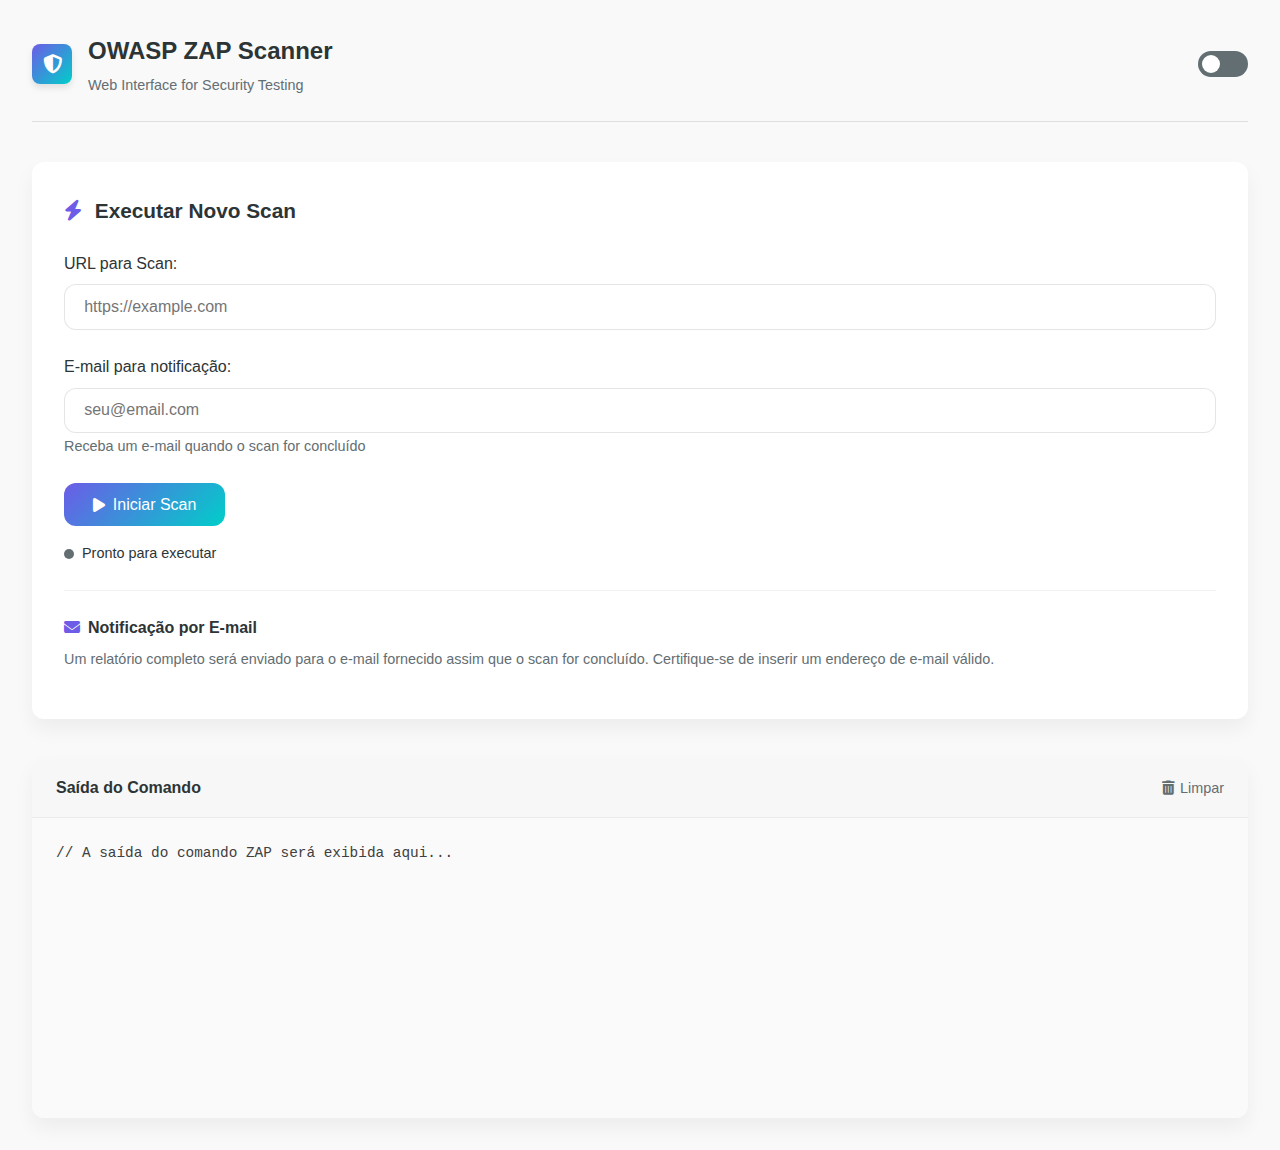
<file: index.html>
<!DOCTYPE html>
<html lang="pt-BR">

<head>
    <meta charset="UTF-8">
    <meta name="viewport" content="width=device-width, initial-scale=1.0">
    <title>OWASP ZAP | Scanner Web</title>
    <link rel="stylesheet" href="https://cdnjs.cloudflare.com/ajax/libs/font-awesome/6.4.0/css/all.min.css">
    <link rel="shortcut icon" href="nginx-web/favicon.ico" type="image/x-icon">
    <style>
        :root {
            --primary: #6c5ce7;
            --primary-dark: #5649c0;
            --secondary: #00cec9;
            --danger: #ff7675;
            --warning: #fdcb6e;
            --success: #00b894;
            --dark: #2d3436;
            --light: #f5f6fa;
            --gray: #636e72;
            --card-bg: #ffffff;
            --bg-color: #f9f9f9;
            --border-radius: 12px;
            --box-shadow: 0 10px 20px rgba(0, 0, 0, 0.05);
            --transition: all 0.3s cubic-bezier(0.25, 0.8, 0.25, 1);
        }

        [data-theme="dark"] {
            --primary: #a29bfe;
            --primary-dark: #847bd6;
            --secondary: #55efc4;
            --danger: #ff7675;
            --warning: #ffeaa7;
            --success: #00b894;
            --dark: #dfe6e9;
            --light: #2d3436;
            --gray: #b2bec3;
            --card-bg: #1e272e;
            --bg-color: #12181b;
            --box-shadow: 0 10px 20px rgba(0, 0, 0, 0.2);
        }

        * {
            margin: 0;
            padding: 0;
            box-sizing: border-box;
        }

        body {
            font-family: 'Inter', -apple-system, BlinkMacSystemFont, sans-serif;
            background-color: var(--bg-color);
            color: var(--dark);
            line-height: 1.6;
            transition: var(--transition);
        }

        .container {
            max-width: 1400px;
            margin: 0 auto;
            padding: 2rem;
        }

        /* Header Styles */
        header {
            display: flex;
            justify-content: space-between;
            align-items: center;
            margin-bottom: 2.5rem;
            padding-bottom: 1.5rem;
            border-bottom: 1px solid rgba(0, 0, 0, 0.1);
        }

        [data-theme="dark"] header {
            border-bottom: 1px solid rgba(255, 255, 255, 0.1);
        }

        .logo {
            display: flex;
            align-items: center;
            gap: 1rem;
        }

        .logo-icon {
            width: 40px;
            height: 40px;
            background: linear-gradient(135deg, var(--primary), var(--secondary));
            border-radius: 8px;
            display: flex;
            align-items: center;
            justify-content: center;
            color: white;
            font-size: 1.2rem;
            box-shadow: 0 4px 6px rgba(0, 0, 0, 0.1);
        }

        .logo-text h1 {
            font-size: 1.5rem;
            font-weight: 700;
            color: var(--dark);
            margin-bottom: 0.2rem;
        }

        .logo-text p {
            font-size: 0.9rem;
            color: var(--gray);
            font-weight: 400;
        }

        .header-actions {
            display: flex;
            align-items: center;
            gap: 1.5rem;
        }

        /* Theme Toggle */
        .theme-toggle {
            position: relative;
            width: 50px;
            height: 26px;
        }

        .theme-toggle input {
            opacity: 0;
            width: 0;
            height: 0;
        }

        .toggle-slider {
            position: absolute;
            cursor: pointer;
            top: 0;
            left: 0;
            right: 0;
            bottom: 0;
            background-color: var(--gray);
            transition: .4s;
            border-radius: 34px;
        }

        .toggle-slider:before {
            position: absolute;
            content: "";
            height: 18px;
            width: 18px;
            left: 4px;
            bottom: 4px;
            background-color: white;
            transition: .4s;
            border-radius: 50%;
        }

        input:checked+.toggle-slider {
            background: linear-gradient(135deg, var(--primary), var(--secondary));
        }

        input:checked+.toggle-slider:before {
            transform: translateX(24px);
        }

        /* Scanner Section */
        .scanner-card {
            background-color: var(--card-bg);
            border-radius: var(--border-radius);
            padding: 2rem;
            box-shadow: var(--box-shadow);
            margin-bottom: 2.5rem;
        }

        .scanner-title {
            font-size: 1.3rem;
            font-weight: 600;
            color: var(--dark);
            margin-bottom: 1.5rem;
            display: flex;
            align-items: center;
            gap: 0.8rem;
        }

        .scanner-title i {
            color: var(--primary);
        }

        .form-group {
            margin-bottom: 1.5rem;
        }

        .form-label {
            display: block;
            margin-bottom: 0.5rem;
            font-weight: 500;
            color: var(--dark);
        }

        .form-control {
            width: 100%;
            padding: 0.8rem 1.2rem;
            border: 1px solid rgba(0, 0, 0, 0.1);
            border-radius: var(--border-radius);
            background-color: var(--card-bg);
            color: var(--dark);
            font-size: 1rem;
            transition: var(--transition);
        }

        [data-theme="dark"] .form-control {
            border-color: rgba(255, 255, 255, 0.1);
        }

        .form-control:focus {
            outline: none;
            border-color: var(--primary);
            box-shadow: 0 0 0 2px rgba(108, 92, 231, 0.2);
        }

        .scanner-form {
            display: flex;
            gap: 1rem;
        }

        .url-input {
            flex: 1;
        }

        .scan-btn {
            padding: 0.8rem 1.8rem;
            background: linear-gradient(135deg, var(--primary), var(--secondary));
            color: white;
            border: none;
            border-radius: var(--border-radius);
            font-size: 1rem;
            font-weight: 500;
            cursor: pointer;
            transition: var(--transition);
            display: flex;
            align-items: center;
            gap: 0.5rem;
            align-self: flex-end;
            height: fit-content;
        }

        .scan-btn:hover {
            transform: translateY(-2px);
            box-shadow: 0 5px 15px rgba(108, 92, 231, 0.3);
        }

        .scan-btn:disabled {
            opacity: 0.7;
            cursor: not-allowed;
            transform: none !important;
            box-shadow: none !important;
        }

        /* Output Section */
        .output-container {
            background-color: var(--card-bg);
            border-radius: var(--border-radius);
            box-shadow: var(--box-shadow);
            overflow: hidden;
        }

        .output-header {
            padding: 1rem 1.5rem;
            background-color: rgba(0, 0, 0, 0.03);
            border-bottom: 1px solid rgba(0, 0, 0, 0.05);
            display: flex;
            justify-content: space-between;
            align-items: center;
        }

        [data-theme="dark"] .output-header {
            background-color: rgba(255, 255, 255, 0.03);
            border-bottom-color: rgba(255, 255, 255, 0.05);
        }

        .output-title {
            font-size: 1rem;
            font-weight: 600;
            color: var(--dark);
        }

        .output-clear {
            background: none;
            border: none;
            color: var(--gray);
            cursor: pointer;
            font-size: 0.9rem;
            display: flex;
            align-items: center;
            gap: 0.3rem;
        }

        .output-content {
            padding: 1.5rem;
            font-family: 'Courier New', Courier, monospace;
            font-size: 0.9rem;
            color: #404040;
            height: 300px;
            overflow-y: auto;
            background-color: rgba(0, 0, 0, 0.02);
        }

        [data-theme="dark"] .output-content {
            background-color: rgba(255, 255, 255, 0.02);
            color: #bebebe;
        }

        /* Status Indicator */
        .status-indicator {
            display: flex;
            align-items: center;
            gap: 0.5rem;
            margin-top: 1rem;
            font-size: 0.9rem;
        }

        .status-dot {
            width: 10px;
            height: 10px;
            border-radius: 50%;
            background-color: var(--gray);
        }

        .status-dot.active {
            background-color: var(--success);
            animation: pulse 1.5s infinite;
        }

        @keyframes pulse {
            0% {
                opacity: 1;
            }

            50% {
                opacity: 0.5;
            }

            100% {
                opacity: 1;
            }
        }

        /* Notification Section */
        .notification-section {
            margin-top: 1.5rem;
            padding-top: 1.5rem;
            border-top: 1px solid rgba(0, 0, 0, 0.05);
        }

        [data-theme="dark"] .notification-section {
            border-top-color: rgba(255, 255, 255, 0.05);
        }

        .notification-title {
            font-size: 1rem;
            font-weight: 600;
            color: var(--dark);
            margin-bottom: 0.5rem;
            display: flex;
            align-items: center;
            gap: 0.5rem;
        }

        .notification-title i {
            color: var(--primary);
        }

        .notification-text {
            font-size: 0.9rem;
            color: var(--gray);
            margin-bottom: 1rem;
        }

        /* Responsive Adjustments */
        @media (max-width: 768px) {
            .container {
                padding: 1.5rem;
            }

            .scanner-form {
                flex-direction: column;
            }

            .scan-btn {
                width: 100%;
                justify-content: center;
            }
        }
    </style>
</head>

<body>
    <div class="container">
        <header>
            <div class="logo">
                <div class="logo-icon">
                    <i class="fas fa-shield-alt"></i>
                </div>
                <div class="logo-text">
                    <h1>OWASP ZAP Scanner</h1>
                    <p>Web Interface for Security Testing</p>
                </div>
            </div>
            <div class="header-actions">
                <div class="theme-toggle">
                    <input type="checkbox" id="theme-switch">
                    <label class="toggle-slider" for="theme-switch"></label>
                </div>
            </div>
        </header>

        <div class="scanner-card">
            <h2 class="scanner-title">
                <i class="fas fa-bolt"></i>
                Executar Novo Scan
            </h2>

            <div class="form-group">
                <label for="targetUrl" class="form-label">URL para Scan:</label>
                <input type="url" class="form-control url-input" id="targetUrl" placeholder="https://example.com"
                    required>
            </div>

            <div class="form-group">
                <label for="email" class="form-label">E-mail para notificação:</label>
                <input type="email" class="form-control" id="email" placeholder="seu@email.com">
                <small class="notification-text">Receba um e-mail quando o scan for concluído</small>
            </div>

            <div class="scanner-form">
                <button class="scan-btn" id="scanBtn">
                    <i class="fas fa-play"></i>
                    Iniciar Scan
                </button>
            </div>

            <div class="status-indicator">
                <div class="status-dot" id="statusDot"></div>
                <span id="statusText">Pronto para executar</span>
            </div>

            <div class="notification-section">
                <h3 class="notification-title">
                    <i class="fas fa-envelope"></i>
                    Notificação por E-mail
                </h3>
                <p class="notification-text">
                    Um relatório completo será enviado para o e-mail fornecido assim que o scan for concluído.
                    Certifique-se de inserir um endereço de e-mail válido.
                </p>
            </div>
        </div>

        <div class="output-container">
            <div class="output-header">
                <div class="output-title">Saída do Comando</div>
                <button class="output-clear" id="clearOutput">
                    <i class="fas fa-trash-alt"></i>
                    Limpar
                </button>
            </div>
            <div class="output-content" id="commandOutput">
                // A saída do comando ZAP será exibida aqui...
            </div>
        </div>
    </div>

    <script>
        // Theme Toggle Functionality
        const themeToggle = document.getElementById('theme-switch');
        const currentTheme = localStorage.getItem('theme');

        if (currentTheme === 'dark') {
            document.documentElement.setAttribute('data-theme', 'dark');
            themeToggle.checked = true;
        }

        themeToggle.addEventListener('change', function () {
            if (this.checked) {
                document.documentElement.setAttribute('data-theme', 'dark');
                localStorage.setItem('theme', 'dark');
            } else {
                document.documentElement.setAttribute('data-theme', 'light');
                localStorage.setItem('theme', 'light');
            }
        });

        // Scanner Functionality
        const scanBtn = document.getElementById('scanBtn');
        const targetUrlInput = document.getElementById('targetUrl');
        const emailInput = document.getElementById('email');
        const commandOutput = document.getElementById('commandOutput');
        const statusDot = document.getElementById('statusDot');
        const statusText = document.getElementById('statusText');
        const clearOutput = document.getElementById('clearOutput');

        scanBtn.addEventListener('click', async () => {
            const url = targetUrlInput.value.trim();
            const email = emailInput.value.trim();

            if (!url) {
                alert('Por favor, insira uma URL válida para o scan.');
                return;
            }

            try {
                // Validação de URL básica
                new URL(url);
            } catch (e) {
                alert('URL inválida. Use o formato: https://example.com');
                return;
            }

            if (email && !/^[^\s@]+@[^\s@]+\.[^\s@]+$/.test(email)) {
                alert('Por favor, insira um e-mail válido (ou deixe em branco se não quiser notificação).');
                return;
            }

            // Atualizar UI para estado de loading
            scanBtn.disabled = true;
            scanBtn.innerHTML = '<i class="fas fa-spinner fa-spin"></i> Executando...';
            statusDot.classList.add('active');
            statusText.textContent = 'Iniciando scan... Isso pode demorar alguns minutos.';

            commandOutput.textContent = `Preparando para iniciar o scan para URL: ${url} e E-mail: ${email || 'Não informado'}...\n\n`;
            commandOutput.scrollTop = commandOutput.scrollHeight;

            try {
                // Chamada para o endpoint `/start-configured-tests` da sua API Flask
                const response = await fetch('http://localhost:5000/start-configured-tests', {
                    method: 'POST',
                    headers: {
                        'Content-Type': 'application/json'
                    },
                    body: JSON.stringify({ url, email })
                });

                const eventSource = new EventSource('http://localhost:5000/stream-test');
                eventSource.onmessage = function (event) {
                    const output = document.getElementById('commandOutput');
                    output.textContent += event.data + "\n";
                };

                const data = await response.json();

                if (!response.ok) {
                    // Se a resposta HTTP não for OK (ex: 400, 500)
                    commandOutput.textContent += `\nERRO DO SERVIDOR: ${data.error || 'Erro desconhecido.'}\n`;
                    if (data.bash_stderr) {
                        commandOutput.textContent += `\nSaída de Erro do Script Bash:\n${data.bash_stderr}\n`;
                    }
                    if (data.message) {
                        commandOutput.textContent += `Mensagem do Servidor: ${data.message}\n`;
                    }
                    resetUI('Scan Falhou');
                    return;
                }

                // Se a resposta for OK
                commandOutput.textContent += `\n${data.message || 'Comando enviado com sucesso.'}\n`;
                if (data.bash_stdout) {
                    commandOutput.textContent += `\nSaída do Script Bash:\n${data.bash_stdout}\n`;
                }
                if (data.bash_stderr) { // Embora seja sucesso, pode haver stderr se o script tiver avisos
                    commandOutput.textContent += `\nSaída de Erro do Script Bash (se houver): \n${data.bash_stderr}\n`;
                }
                commandOutput.scrollTop = commandOutput.scrollHeight;

                // Aqui você pode adicionar lógica para mostrar o link para o relatório
                // Como o JSON é atualizado, o dashboard já refletirá os novos dados.
                // Mas se o seu script bash gerar um HTML específico, você pode extrair o caminho daqui.
                commandOutput.textContent += '\n✅ Scan concluído com sucesso! Os relatórios foram atualizados.';

                // Opcional: Adicionar um link direto para o dashboard atualizado
                const dashboardLink = document.createElement('p');
                dashboardLink.innerHTML = '<a href="/dashboard" target="_blank" style="color: var(--primary); text-decoration: underline;">Clique aqui para ver o Dashboard com os novos relatórios</a>';
                commandOutput.appendChild(dashboardLink);

                resetUI('Scan Completo!');

            } catch (error) {
                commandOutput.textContent += `\nERRO AO CONECTAR COM O SERVIDOR: ${error.message}\n`;
                resetUI('Conexão Falhou');
            }
        });

        function resetUI(statusMessage) {
            scanBtn.disabled = false;
            scanBtn.innerHTML = '<i class="fas fa-play"></i> Iniciar Scan';
            statusDot.classList.remove('active');
            statusText.textContent = statusMessage;
        }

        clearOutput.addEventListener('click', () => {
            commandOutput.textContent = '// A saída do comando ZAP será exibida aqui...';
            resetUI('Pronto para executar'); // Reseta o status ao limpar
        });

    </script>
</body>

</html>
</file>
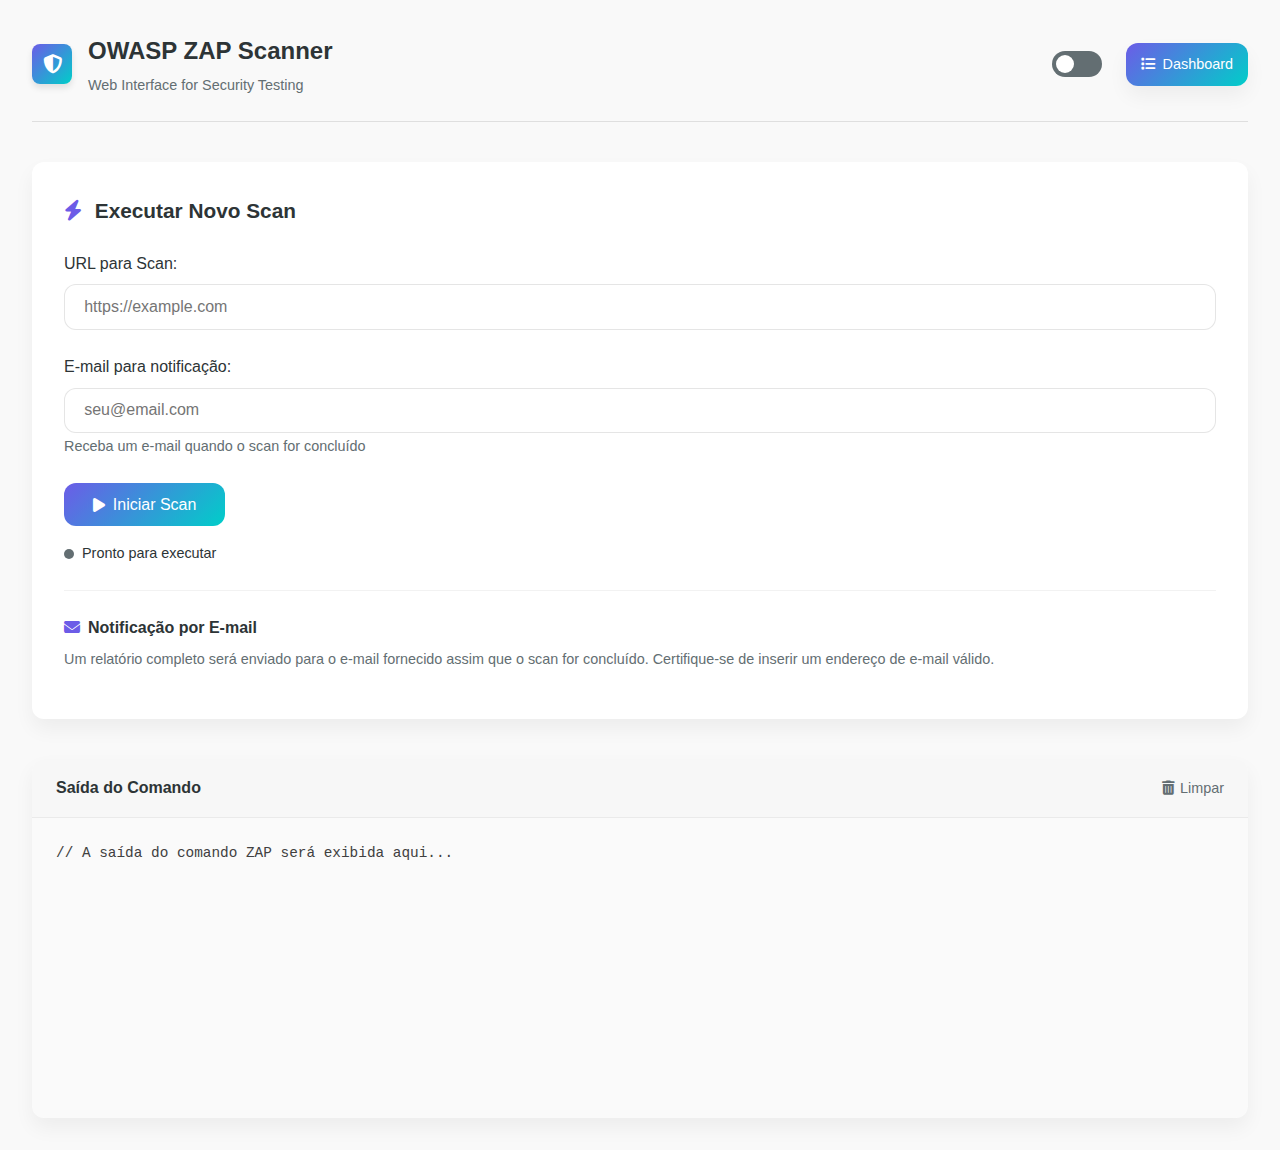
<file: web-html/index.html>
<!DOCTYPE html>
<html lang="pt-BR">

<head>
    <meta charset="UTF-8">
    <meta name="viewport" content="width=device-width, initial-scale=1.0">
    <title>OWASP ZAP | Scanner Web</title>
    <link rel="stylesheet" href="https://cdnjs.cloudflare.com/ajax/libs/font-awesome/6.4.0/css/all.min.css">
    <link rel="shortcut icon" href="image/favicon.ico" type="image/x-icon">
    <style>
        :root {
            --primary: #6c5ce7;
            --primary-dark: #5649c0;
            --secondary: #00cec9;
            --danger: #ff7675;
            --warning: #fdcb6e;
            --success: #00b894;
            --dark: #2d3436;
            --light: #f5f6fa;
            --gray: #636e72;
            --card-bg: #ffffff;
            --bg-color: #f9f9f9;
            --border-radius: 12px;
            --box-shadow: 0 10px 20px rgba(0, 0, 0, 0.05);
            --transition: all 0.3s cubic-bezier(0.25, 0.8, 0.25, 1);
        }

        [data-theme="dark"] {
            --primary: #a29bfe;
            --primary-dark: #847bd6;
            --secondary: #55efc4;
            --danger: #ff7675;
            --warning: #ffeaa7;
            --success: #00b894;
            --dark: #dfe6e9;
            --light: #2d3436;
            --gray: #b2bec3;
            --card-bg: #1e272e;
            --bg-color: #12181b;
            --box-shadow: 0 10px 20px rgba(0, 0, 0, 0.2);
        }

        * {
            margin: 0;
            padding: 0;
            box-sizing: border-box;
        }

        body {
            font-family: 'Inter', -apple-system, BlinkMacSystemFont, sans-serif;
            background-color: var(--bg-color);
            color: var(--dark);
            line-height: 1.6;
            transition: var(--transition);
        }

        .container {
            max-width: 1400px;
            margin: 0 auto;
            padding: 2rem;
        }

        /* Header Styles */
        header {
            display: flex;
            justify-content: space-between;
            align-items: center;
            margin-bottom: 2.5rem;
            padding-bottom: 1.5rem;
            border-bottom: 1px solid rgba(0, 0, 0, 0.1);
        }

        [data-theme="dark"] header {
            border-bottom: 1px solid rgba(255, 255, 255, 0.1);
        }

        .logo {
            display: flex;
            align-items: center;
            gap: 1rem;
        }

        .logo-icon {
            width: 40px;
            height: 40px;
            background: linear-gradient(135deg, var(--primary), var(--secondary));
            border-radius: 8px;
            display: flex;
            align-items: center;
            justify-content: center;
            color: white;
            font-size: 1.2rem;
            box-shadow: 0 4px 6px rgba(0, 0, 0, 0.1);
        }

        .logo-text h1 {
            font-size: 1.5rem;
            font-weight: 700;
            color: var(--dark);
            margin-bottom: 0.2rem;
        }

        .logo-text p {
            font-size: 0.9rem;
            color: var(--gray);
            font-weight: 400;
        }

        .header-actions {
            display: flex;
            align-items: center;
            gap: 1.5rem;
        }

        .nav-btn {
            padding: 10px 15px;
            border: none;
            border-radius: var(--border-radius);
            background: linear-gradient(135deg, var(--primary), var(--secondary));
            color: white;
            font-size: 0.9rem;
            font-weight: 500;
            cursor: pointer;
            transition: var(--transition);
            display: flex;
            align-items: center;
            gap: 0.5rem;
            box-shadow: var(--box-shadow);
            text-decoration: none;
        }

        .nav-btn:hover {
            transform: translateY(-2px);
        }

        /* Theme Toggle */
        .theme-toggle {
            position: relative;
            width: 50px;
            height: 26px;
        }

        .theme-toggle input {
            opacity: 0;
            width: 0;
            height: 0;
        }

        .toggle-slider {
            position: absolute;
            cursor: pointer;
            top: 0;
            left: 0;
            right: 0;
            bottom: 0;
            background-color: var(--gray);
            transition: .4s;
            border-radius: 34px;
        }

        .toggle-slider:before {
            position: absolute;
            content: "";
            height: 18px;
            width: 18px;
            left: 4px;
            bottom: 4px;
            background-color: white;
            transition: .4s;
            border-radius: 50%;
        }

        input:checked+.toggle-slider {
            background: linear-gradient(135deg, var(--primary), var(--secondary));
        }

        input:checked+.toggle-slider:before {
            transform: translateX(24px);
        }

        /* Scanner Section */
        .scanner-card {
            background-color: var(--card-bg);
            border-radius: var(--border-radius);
            padding: 2rem;
            box-shadow: var(--box-shadow);
            margin-bottom: 2.5rem;
        }

        .scanner-title {
            font-size: 1.3rem;
            font-weight: 600;
            color: var(--dark);
            margin-bottom: 1.5rem;
            display: flex;
            align-items: center;
            gap: 0.8rem;
        }

        .scanner-title i {
            color: var(--primary);
        }

        .form-group {
            margin-bottom: 1.5rem;
        }

        .form-label {
            display: block;
            margin-bottom: 0.5rem;
            font-weight: 500;
            color: var(--dark);
        }

        .form-control {
            width: 100%;
            padding: 0.8rem 1.2rem;
            border: 1px solid rgba(0, 0, 0, 0.1);
            border-radius: var(--border-radius);
            background-color: var(--card-bg);
            color: var(--dark);
            font-size: 1rem;
            transition: var(--transition);
        }

        [data-theme="dark"] .form-control {
            border-color: rgba(255, 255, 255, 0.1);
        }

        .form-control:focus {
            outline: none;
            border-color: var(--primary);
            box-shadow: 0 0 0 2px rgba(108, 92, 231, 0.2);
        }

        .scanner-form {
            display: flex;
            gap: 1rem;
        }

        .url-input {
            flex: 1;
        }

        .scan-btn {
            padding: 0.8rem 1.8rem;
            background: linear-gradient(135deg, var(--primary), var(--secondary));
            color: white;
            border: none;
            border-radius: var(--border-radius);
            font-size: 1rem;
            font-weight: 500;
            cursor: pointer;
            transition: var(--transition);
            display: flex;
            align-items: center;
            gap: 0.5rem;
            align-self: flex-end;
            height: fit-content;
        }

        .scan-btn:hover {
            transform: translateY(-2px);
            box-shadow: 0 5px 15px rgba(108, 92, 231, 0.3);
        }

        .scan-btn:disabled {
            opacity: 0.7;
            cursor: not-allowed;
            transform: none !important;
            box-shadow: none !important;
        }

        /* Output Section */
        .output-container {
            background-color: var(--card-bg);
            border-radius: var(--border-radius);
            box-shadow: var(--box-shadow);
            overflow: hidden;
        }

        .output-header {
            padding: 1rem 1.5rem;
            background-color: rgba(0, 0, 0, 0.03);
            border-bottom: 1px solid rgba(0, 0, 0, 0.05);
            display: flex;
            justify-content: space-between;
            align-items: center;
        }

        [data-theme="dark"] .output-header {
            background-color: rgba(255, 255, 255, 0.03);
            border-bottom-color: rgba(255, 255, 255, 0.05);
        }

        .output-title {
            font-size: 1rem;
            font-weight: 600;
            color: var(--dark);
        }

        .output-clear {
            background: none;
            border: none;
            color: var(--gray);
            cursor: pointer;
            font-size: 0.9rem;
            display: flex;
            align-items: center;
            gap: 0.3rem;
        }

        .output-content {
            padding: 1.5rem;
            font-family: 'Courier New', Courier, monospace;
            font-size: 0.9rem;
            color: #404040;
            height: 300px;
            overflow-y: auto;
            background-color: rgba(0, 0, 0, 0.02);
        }

        [data-theme="dark"] .output-content {
            background-color: rgba(255, 255, 255, 0.02);
            color: #bebebe;
        }

        /* Status Indicator */
        .status-indicator {
            display: flex;
            align-items: center;
            gap: 0.5rem;
            margin-top: 1rem;
            font-size: 0.9rem;
        }

        .status-dot {
            width: 10px;
            height: 10px;
            border-radius: 50%;
            background-color: var(--gray);
        }

        .status-dot.active {
            background-color: var(--success);
            animation: pulse 1.5s infinite;
        }

        @keyframes pulse {
            0% {
                opacity: 1;
            }

            50% {
                opacity: 0.5;
            }

            100% {
                opacity: 1;
            }
        }

        /* Notification Section */
        .notification-section {
            margin-top: 1.5rem;
            padding-top: 1.5rem;
            border-top: 1px solid rgba(0, 0, 0, 0.05);
        }

        [data-theme="dark"] .notification-section {
            border-top-color: rgba(255, 255, 255, 0.05);
        }

        .notification-title {
            font-size: 1rem;
            font-weight: 600;
            color: var(--dark);
            margin-bottom: 0.5rem;
            display: flex;
            align-items: center;
            gap: 0.5rem;
        }

        .notification-title i {
            color: var(--primary);
        }

        .notification-text {
            font-size: 0.9rem;
            color: var(--gray);
            margin-bottom: 1rem;
        }

        /* Responsive Adjustments */
        @media (max-width: 768px) {
            .container {
                padding: 1.5rem;
            }

            .scanner-form {
                flex-direction: column;
            }

            .scan-btn {
                width: 100%;
                justify-content: center;
            }
        }
    </style>
</head>

<body>
    <div class="container">
        <header>
            <div class="logo">
                <div class="logo-icon">
                    <i class="fas fa-shield-alt"></i>
                </div>
                <div class="logo-text">
                    <h1>OWASP ZAP Scanner</h1>
                    <p>Web Interface for Security Testing</p>
                </div>
            </div>
            <div class="header-actions">
                <div class="theme-toggle">
                    <input type="checkbox" id="theme-switch">
                    <label class="toggle-slider" for="theme-switch"></label>
                </div>
                <a href="dashboard.html" class="nav-btn" data-filter="all">
                    <i class="fas fa-list"></i>
                    Dashboard
                </a>
            </div>
        </header>

        <div class="scanner-card">
            <h2 class="scanner-title">
                <i class="fas fa-bolt"></i>
                Executar Novo Scan
            </h2>

            <div class="form-group">
                <label for="targetUrl" class="form-label">URL para Scan:</label>
                <input type="url" class="form-control url-input" id="targetUrl" placeholder="https://example.com"
                    required>
            </div>

            <div class="form-group">
                <label for="email" class="form-label">E-mail para notificação:</label>
                <input type="email" class="form-control" id="email" placeholder="seu@email.com">
                <small class="notification-text">Receba um e-mail quando o scan for concluído</small>
            </div>

            <div class="scanner-form">
                <button class="scan-btn" id="scanBtn">
                    <i class="fas fa-play"></i>
                    Iniciar Scan
                </button>
            </div>

            <div class="status-indicator">
                <div class="status-dot" id="statusDot"></div>
                <span id="statusText">Pronto para executar</span>
            </div>

            <div class="notification-section">
                <h3 class="notification-title">
                    <i class="fas fa-envelope"></i>
                    Notificação por E-mail
                </h3>
                <p class="notification-text">
                    Um relatório completo será enviado para o e-mail fornecido assim que o scan for concluído.
                    Certifique-se de inserir um endereço de e-mail válido.
                </p>
            </div>
        </div>

        <div class="output-container">
            <div class="output-header">
                <div class="output-title">Saída do Comando</div>
                <button class="output-clear" id="clearOutput">
                    <i class="fas fa-trash-alt"></i>
                    Limpar
                </button>
            </div>
            <div class="output-content" id="commandOutput">
                // A saída do comando ZAP será exibida aqui...
            </div>
        </div>
    </div>

    <script>
        // Theme Toggle Functionality
        const themeToggle = document.getElementById('theme-switch');
        const currentTheme = localStorage.getItem('theme');

        if (currentTheme === 'dark') {
            document.documentElement.setAttribute('data-theme', 'dark');
            themeToggle.checked = true;
        }

        themeToggle.addEventListener('change', function () {
            if (this.checked) {
                document.documentElement.setAttribute('data-theme', 'dark');
                localStorage.setItem('theme', 'dark');
            } else {
                document.documentElement.setAttribute('data-theme', 'light');
                localStorage.setItem('theme', 'light');
            }
        });

        // Scanner Functionality
        const scanBtn = document.getElementById('scanBtn');
        const targetUrlInput = document.getElementById('targetUrl');
        const emailInput = document.getElementById('email');
        const commandOutput = document.getElementById('commandOutput');
        const statusDot = document.getElementById('statusDot');
        const statusText = document.getElementById('statusText');
        const clearOutput = document.getElementById('clearOutput');

        scanBtn.addEventListener('click', async () => {
            const url = targetUrlInput.value.trim();
            const email = emailInput.value.trim();

            if (!url) {
                alert('Por favor, insira uma URL válida para o scan.');
                return;
            }

            try {
                // Validação de URL básica
                new URL(url);
            } catch (e) {
                alert('URL inválida. Use o formato: https://example.com');
                return;
            }

            if (email && !/^[^\s@]+@[^\s@]+\.[^\s@]+$/.test(email)) {
                alert('Por favor, insira um e-mail válido (ou deixe em branco se não quiser notificação).');
                return;
            }

            // Atualizar UI para estado de loading
            scanBtn.disabled = true;
            scanBtn.innerHTML = '<i class="fas fa-spinner fa-spin"></i> Executando...';
            statusDot.classList.add('active');
            statusText.textContent = 'Iniciando scan... Isso pode demorar alguns minutos.';

            commandOutput.textContent = `Preparando para iniciar o scan para URL: ${url} e E-mail: ${email || 'Não informado'}...\n\n`;
            commandOutput.scrollTop = commandOutput.scrollHeight;

            try {
                // Chamada para o endpoint `/start-configured-tests` da sua API Flask
                const response = await fetch('https://owasp-api.crion.dev/start-configured-tests', {
                    method: 'POST',
                    headers: {
                        'Content-Type': 'application/json'
                    },
                    body: JSON.stringify({ url, email })
                });

                const eventSource = new EventSource('https://owasp-api.crion.dev/stream-test');
                eventSource.onmessage = function (event) {
                    const output = document.getElementById('commandOutput');
                    output.textContent += event.data + "\n";
                };

                const data = await response.json();

                if (!response.ok) {
                    // Se a resposta HTTP não for OK (ex: 400, 500)
                    commandOutput.textContent += `\nERRO DO SERVIDOR: ${data.error || 'Erro desconhecido.'}\n`;
                    if (data.bash_stderr) {
                        commandOutput.textContent += `\nSaída de Erro do Script Bash:\n${data.bash_stderr}\n`;
                    }
                    if (data.message) {
                        commandOutput.textContent += `Mensagem do Servidor: ${data.message}\n`;
                    }
                    resetUI('Scan Falhou');
                    return;
                }

                // Se a resposta for OK
                commandOutput.textContent += `\n${data.message || 'Comando enviado com sucesso.'}\n`;
                if (data.bash_stdout) {
                    commandOutput.textContent += `\nSaída do Script Bash:\n${data.bash_stdout}\n`;
                }
                if (data.bash_stderr) { // Embora seja sucesso, pode haver stderr se o script tiver avisos
                    commandOutput.textContent += `\nSaída de Erro do Script Bash (se houver): \n${data.bash_stderr}\n`;
                }
                commandOutput.scrollTop = commandOutput.scrollHeight;

                // Aqui você pode adicionar lógica para mostrar o link para o relatório
                // Como o JSON é atualizado, o dashboard já refletirá os novos dados.
                // Mas se o seu script bash gerar um HTML específico, você pode extrair o caminho daqui.
                commandOutput.textContent += '\n✅ Scan concluído com sucesso! Os relatórios foram atualizados.';

                // Opcional: Adicionar um link direto para o dashboard atualizado
                const dashboardLink = document.createElement('p');
                dashboardLink.innerHTML = '<a href="/dashboard" target="_blank" style="color: var(--primary); text-decoration: underline;">Clique aqui para ver o Dashboard com os novos relatórios</a>';
                commandOutput.appendChild(dashboardLink);

                resetUI('Scan Completo!');

            } catch (error) {
                commandOutput.textContent += `\nERRO AO CONECTAR COM O SERVIDOR: ${error.message}\n`;
                resetUI('Conexão Falhou');
            }
        });

        function resetUI(statusMessage) {
            scanBtn.disabled = false;
            scanBtn.innerHTML = '<i class="fas fa-play"></i> Iniciar Scan';
            statusDot.classList.remove('active');
            statusText.textContent = statusMessage;
        }

        clearOutput.addEventListener('click', () => {
            commandOutput.textContent = '// A saída do comando ZAP será exibida aqui...';
            resetUI('Pronto para executar'); // Reseta o status ao limpar
        });

    </script>
</body>

</html>
</file>
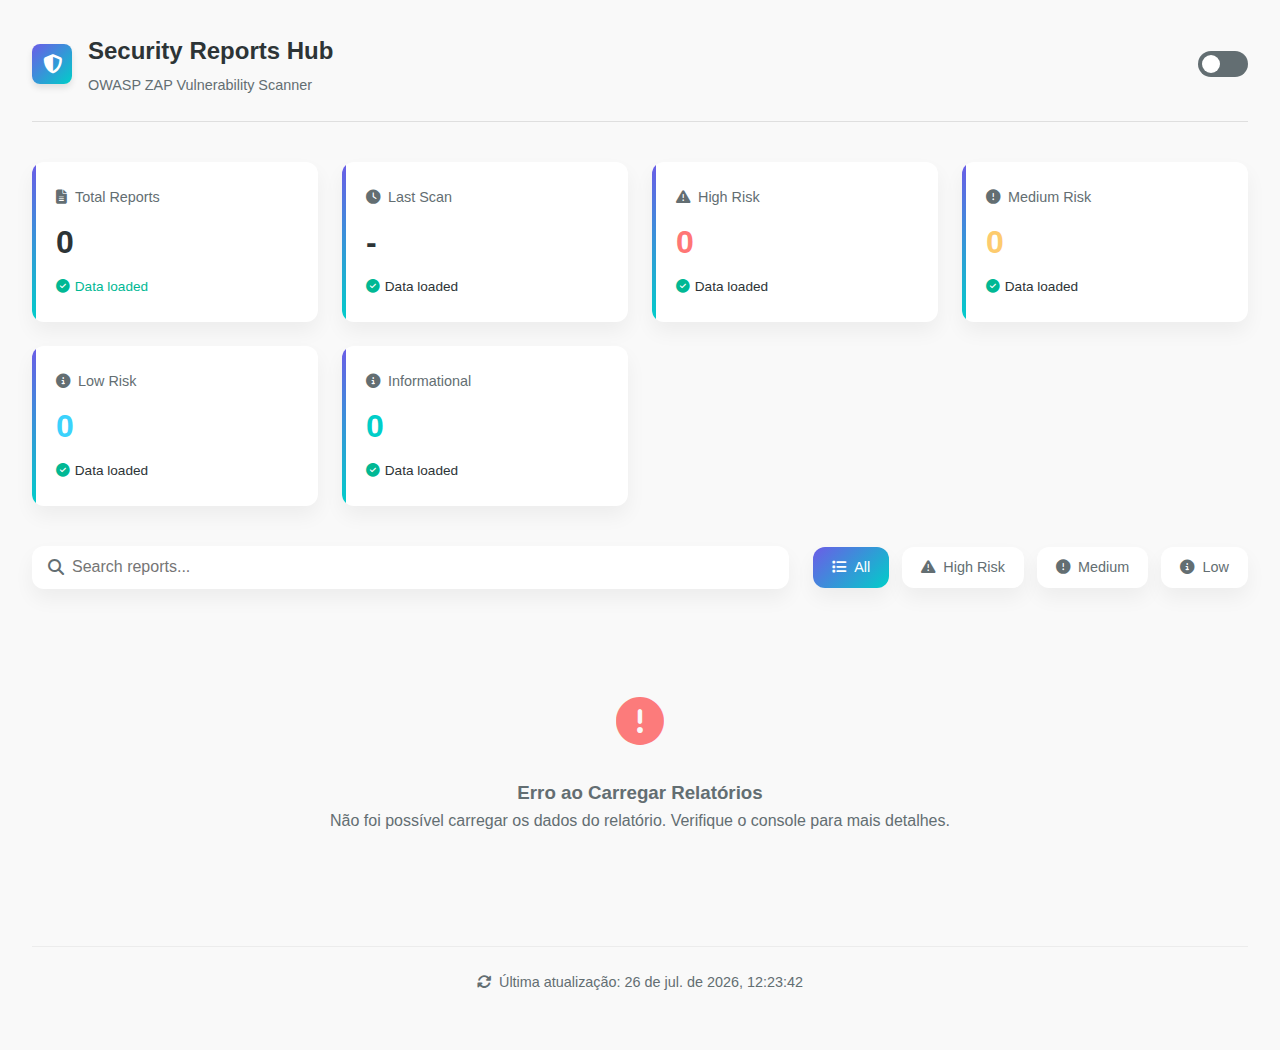
<file: dashboard.html>
<!DOCTYPE html>
<html lang="pt-BR">

<head>
    <meta charset="UTF-8">
    <meta name="viewport" content="width=device-width, initial-scale=1.0">
    <title>OWASP ZAP | Hub Reports</title>
    <link rel="stylesheet" href="https://cdnjs.cloudflare.com/ajax/libs/font-awesome/6.4.0/css/all.min.css">
    <link rel="shortcut icon" href="nginx-web/favicon.ico" type="image/x-icon">
    <link rel="stylesheet" href="https://cdn.jsdelivr.net/npm/bootstrap-icons@1.13.1/font/bootstrap-icons.min.css">
    <style>
        :root {
            --primary: #6c5ce7;
            --primary-dark: #5649c0;
            --secondary: #00cec9;
            --danger: #ff7675;
            --warning: #fdcb6e;
            --success: #00b894;
            --dark: #2d3436;
            --light: #f5f6fa;
            --gray: #636e72;
            --card-bg: #ffffff;
            --bg-color: #f9f9f9;
            --border-radius: 12px;
            --box-shadow: 0 10px 20px rgba(0, 0, 0, 0.05);
            --transition: all 0.3s cubic-bezier(0.25, 0.8, 0.25, 1);
            --basic: #3bd2fc;
        }

        [data-theme="dark"] {
            --primary: #a29bfe;
            --primary-dark: #847bd6;
            --secondary: #55efc4;
            --danger: #ff7675;
            --warning: #ffeaa7;
            --success: #00b894;
            --dark: #dfe6e9;
            --light: #2d3436;
            --gray: #b2bec3;
            --card-bg: #1e272e;
            --bg-color: #12181b;
            --box-shadow: 0 10px 20px rgba(0, 0, 0, 0.2);
        }

        * {
            margin: 0;
            padding: 0;
            box-sizing: border-box;
        }

        body {
            font-family: 'Inter', -apple-system, BlinkMacSystemFont, sans-serif;
            background-color: var(--bg-color);
            color: var(--dark);
            line-height: 1.6;
            transition: var(--transition);
        }

        @supports (font-variation-settings: normal) {
            body {
                font-family: 'Inter var', -apple-system, BlinkMacSystemFont, sans-serif;
            }
        }

        .container {
            max-width: 1400px;
            margin: 0 auto;
            padding: 2rem;
        }

        /* Header Styles */
        header {
            display: flex;
            justify-content: space-between;
            align-items: center;
            margin-bottom: 2.5rem;
            padding-bottom: 1.5rem;
            border-bottom: 1px solid rgba(0, 0, 0, 0.1);
        }

        [data-theme="dark"] header {
            border-bottom: 1px solid rgba(255, 255, 255, 0.1);
        }

        .logo {
            display: flex;
            align-items: center;
            gap: 1rem;
        }

        .logo-icon {
            width: 40px;
            height: 40px;
            background: linear-gradient(135deg, var(--primary), var(--secondary));
            border-radius: 8px;
            display: flex;
            align-items: center;
            justify-content: center;
            color: white;
            font-size: 1.2rem;
            box-shadow: 0 4px 6px rgba(0, 0, 0, 0.1);
        }

        .logo-text h1 {
            font-size: 1.5rem;
            font-weight: 700;
            color: var(--dark);
            margin-bottom: 0.2rem;
        }

        .logo-text p {
            font-size: 0.9rem;
            color: var(--gray);
            font-weight: 400;
        }

        .header-actions {
            display: flex;
            align-items: center;
            gap: 1.5rem;
        }

        /* Theme Toggle */
        .theme-toggle {
            position: relative;
            width: 50px;
            height: 26px;
        }

        .theme-toggle input {
            opacity: 0;
            width: 0;
            height: 0;
        }

        .toggle-slider {
            position: absolute;
            cursor: pointer;
            top: 0;
            left: 0;
            right: 0;
            bottom: 0;
            background-color: var(--gray);
            transition: .4s;
            border-radius: 34px;
        }

        .toggle-slider:before {
            position: absolute;
            content: "";
            height: 18px;
            width: 18px;
            left: 4px;
            bottom: 4px;
            background-color: white;
            transition: .4s;
            border-radius: 50%;
        }

        input:checked+.toggle-slider {
            background: linear-gradient(135deg, var(--primary), var(--secondary));
        }

        input:checked+.toggle-slider:before {
            transform: translateX(24px);
        }

        /* Stats Dashboard */
        .stats-grid {
            display: grid;
            grid-template-columns: repeat(auto-fit, minmax(240px, 1fr));
            gap: 1.5rem;
            margin-bottom: 2.5rem;
        }

        .stat-card {
            background-color: var(--card-bg);
            border-radius: var(--border-radius);
            padding: 1.5rem;
            box-shadow: var(--box-shadow);
            transition: var(--transition);
            position: relative;
            overflow: hidden;
        }

        .stat-card:hover {
            transform: translateY(-5px);
            box-shadow: 0 15px 30px rgba(0, 0, 0, 0.1);
        }

        [data-theme="dark"] .stat-card:hover {
            box-shadow: 0 15px 30px rgba(0, 0, 0, 0.3);
        }

        .stat-card::after {
            content: '';
            position: absolute;
            top: 0;
            left: 0;
            width: 4px;
            height: 100%;
            background: linear-gradient(to bottom, var(--primary), var(--secondary));
        }

        .stat-title {
            font-size: 0.9rem;
            color: var(--gray);
            margin-bottom: 0.5rem;
            display: flex;
            align-items: center;
            gap: 0.5rem;
        }

        .stat-value {
            font-size: 2rem;
            font-weight: 700;
            color: var(--dark);
            margin-bottom: 0.5rem;
        }

        .stat-change {
            font-size: 0.85rem;
            display: flex;
            align-items: center;
            gap: 0.3rem;
        }

        .positive {
            color: var(--success);
        }

        .negative {
            color: var(--danger);
        }

        /* Search and Filters */
        .search-section {
            display: flex;
            justify-content: space-between;
            align-items: center;
            margin-bottom: 2rem;
            gap: 1.5rem;
            flex-wrap: wrap;
        }

        .search-bar {
            flex: 1;
            min-width: 300px;
            position: relative;
        }

        .search-bar input {
            width: 100%;
            padding: 0.8rem 1rem 0.8rem 2.5rem;
            border: none;
            border-radius: var(--border-radius);
            background-color: var(--card-bg);
            color: var(--dark);
            font-size: 1rem;
            box-shadow: var(--box-shadow);
            transition: var(--transition);
        }

        .search-bar input:focus {
            outline: none;
            box-shadow: 0 5px 15px rgba(0, 0, 0, 0.1);
        }

        .search-icon {
            position: absolute;
            left: 1rem;
            top: 50%;
            transform: translateY(-50%);
            color: var(--gray);
        }

        .filter-buttons {
            display: flex;
            gap: 0.8rem;
        }

        .filter-btn {
            padding: 0.8rem 1.2rem;
            border: none;
            border-radius: var(--border-radius);
            background-color: var(--card-bg);
            color: var(--gray);
            font-size: 0.9rem;
            font-weight: 500;
            cursor: pointer;
            transition: var(--transition);
            display: flex;
            align-items: center;
            gap: 0.5rem;
            box-shadow: var(--box-shadow);
        }

        .filter-btn.active {
            background: linear-gradient(135deg, var(--primary), var(--secondary));
            color: white;
        }

        .filter-btn:hover {
            transform: translateY(-2px);
        }

        /* Reports Grid */
        .reports-grid {
            display: grid;
            grid-template-columns: repeat(auto-fill, minmax(320px, 1fr));
            gap: 1.5rem;
            margin-bottom: 3rem;
        }

        .report-card {
            background-color: var(--card-bg);
            border-radius: var(--border-radius);
            overflow: hidden;
            box-shadow: var(--box-shadow);
            transition: var(--transition);
            display: flex;
            flex-direction: column;
        }

        .report-card:hover {
            transform: translateY(-5px);
            box-shadow: 0 15px 30px rgba(0, 0, 0, 0.1);
        }

        [data-theme="dark"] .report-card:hover {
            box-shadow: 0 15px 30px rgba(0, 0, 0, 0.3);
        }

        .report-header {
            padding: 1.5rem;
            border-bottom: 1px solid rgba(0, 0, 0, 0.05);
            position: relative;
        }

        [data-theme="dark"] .report-header {
            border-bottom: 1px solid rgba(255, 255, 255, 0.05);
        }

        .report-title {
            font-size: 1.1rem;
            font-weight: 600;
            color: var(--dark);
            margin-bottom: 0.5rem;
            display: -webkit-box;
            -webkit-line-clamp: 2;
            -webkit-box-orient: vertical;
            overflow: hidden;
        }

        .report-meta {
            display: flex;
            align-items: center;
            gap: 1rem;
            font-size: 0.85rem;
            color: var(--gray);
            margin-bottom: 0.5rem;
        }

        .report-date {
            display: flex;
            align-items: center;
            gap: 0.3rem;
        }

        .report-target {
            display: flex;
            align-items: center;
            gap: 0.3rem;
            padding: 0.2rem 0.5rem;
            background-color: rgba(0, 0, 0, 0.05);
            border-radius: 4px;
        }

        [data-theme="dark"] .report-target {
            background-color: rgba(255, 255, 255, 0.05);
        }

        #high-risk {
            color: var(--danger);
        }

        #medium-risk {
            color: var(--warning);
        }

        #low-risk {
            color: var(--basic);
        }

        #info-risk {
            color: var(--secondary);
        }

        .report-risks {
            display: flex;
            gap: 1rem;
            margin-top: 0.8rem;
            flex-wrap: wrap;
        }

        .risk-badge {
            display: flex;
            align-items: center;
            gap: 0.3rem;
            font-size: 0.8rem;
            padding: 0.3rem 0.6rem;
            border-radius: 20px;
            font-weight: 500;
        }

        .risk-high {
            background-color: rgba(255, 118, 117, 0.1);
            color: var(--danger);
        }

        .risk-medium {
            background-color: rgba(253, 203, 110, 0.1);
            color: var(--warning);
        }

        .risk-low {
            background-color: rgba(0, 184, 148, 0.1);
            color: var(--success);
        }

        .risk-info {
            background-color: rgba(0, 206, 201, 0.1);
            color: var(--secondary);
        }

        .report-body {
            padding: 1.5rem;
            flex-grow: 1;
            display: flex;
            flex-direction: column;
        }

        .report-desc {
            color: var(--gray);
            font-size: 0.9rem;
            margin-bottom: 1.5rem;
            display: -webkit-box;
            -webkit-line-clamp: 3;
            -webkit-box-orient: vertical;
            overflow: hidden;
        }

        .report-footer {
            display: flex;
            justify-content: space-between;
            align-items: center;
            margin-top: auto;
        }

        .report-btn {
            padding: 0.6rem 1.2rem;
            background: linear-gradient(135deg, var(--primary), var(--secondary));
            color: white;
            border: none;
            border-radius: 6px;
            font-size: 0.9rem;
            font-weight: 500;
            cursor: pointer;
            transition: var(--transition);
            display: flex;
            align-items: center;
            gap: 0.5rem;
            text-decoration: none;
        }

        .report-btn:hover {
            transform: translateY(-2px);
            box-shadow: 0 5px 15px rgba(108, 92, 231, 0.3);
        }

        .report-actions {
            display: flex;
            gap: 0.5rem;
        }

        .action-btn {
            width: 32px;
            height: 32px;
            border-radius: 50%;
            background-color: rgba(0, 0, 0, 0.05);
            border: none;
            color: var(--gray);
            cursor: pointer;
            transition: var(--transition);
            display: flex;
            align-items: center;
            justify-content: center;
        }

        #btn-delete {
            background-color: #000000/50;
            color: var(--gray);
        }
        #btn-delete:hover {
            background-color: var(--danger);
            background-color: #ff2b2b;
            color: white;
        }

        [data-theme="dark"] .action-btn {
            background-color: rgba(255, 255, 255, 0.05);
        }

        .action-btn:hover {
            background-color: rgba(0, 0, 0, 0.1);
            color: var(--dark);
        }

        [data-theme="dark"] .action-btn:hover {
            background-color: rgba(255, 255, 255, 0.1);
        }

        /* Footer */
        .footer {
            text-align: center;
            padding: 1.5rem;
            color: var(--gray);
            font-size: 0.9rem;
            border-top: 1px solid rgba(0, 0, 0, 0.05);
        }

        [data-theme="dark"] .footer {
            border-top: 1px solid rgba(255, 255, 255, 0.05);
        }

        .update-time {
            display: flex;
            align-items: center;
            justify-content: center;
            gap: 0.5rem;
        }

        /* Empty State */
        .empty-state {
            grid-column: 1 / -1;
            text-align: center;
            padding: 4rem 2rem;
            color: var(--gray);
        }

        .empty-icon {
            font-size: 3rem;
            margin-bottom: 1rem;
            color: var(--gray);
            opacity: 0.5;
        }

        /* Responsive Adjustments */
        @media (max-width: 768px) {
            .container {
                padding: 1.5rem;
            }

            header {
                flex-direction: column;
                align-items: flex-start;
                gap: 1.5rem;
            }

            .header-actions {
                width: 100%;
                justify-content: space-between;
            }

            .search-section {
                flex-direction: column;
                align-items: stretch;
            }

            .search-bar {
                min-width: 100%;
            }

            .filter-buttons {
                overflow-x: auto;
                padding-bottom: 0.5rem;
            }
        }

        /* Animations */
        @keyframes fadeIn {
            from {
                opacity: 0;
                transform: translateY(10px);
            }

            to {
                opacity: 1;
                transform: translateY(0);
            }
        }

        .report-card {
            animation: fadeIn 0.5s ease forwards;
            opacity: 0;
        }

        .report-card:nth-child(1) {
            animation-delay: 0.1s;
        }

        .report-card:nth-child(2) {
            animation-delay: 0.2s;
        }

        .report-card:nth-child(3) {
            animation-delay: 0.3s;
        }

        .report-card:nth-child(4) {
            animation-delay: 0.4s;
        }

        .report-card:nth-child(5) {
            animation-delay: 0.5s;
        }

        .report-card:nth-child(6) {
            animation-delay: 0.6s;
        }
    </style>
</head>

<body>
    <div class="container">
        <header>
            <div class="logo">
                <div class="logo-icon">
                    <i class="fas fa-shield-alt"></i>
                </div>
                <div class="logo-text">
                    <h1>Security Reports Hub</h1>
                    <p>OWASP ZAP Vulnerability Scanner</p>
                </div>
            </div>
            <div class="header-actions">
                <div class="theme-toggle">
                    <input type="checkbox" id="theme-switch">
                    <label class="toggle-slider" for="theme-switch"></label>
                </div>
            </div>
        </header>

        <div class="stats-grid">
            <div class="stat-card">
                <div class="stat-title">
                    <i class="fas fa-file-alt"></i>
                    Total Reports
                </div>
                <div class="stat-value" id="total-reports">0</div>
                <div class="stat-change positive">
                    <i class="fas fa-sync-alt"></i>
                    <span>Loading data...</span>
                </div>
            </div>
            <div class="stat-card">
                <div class="stat-title">
                    <i class="fas fa-clock"></i>
                    Last Scan
                </div>
                <div class="stat-value" id="last-scan">-</div>
                <div class="stat-change">
                    <i class="fas fa-sync-alt"></i>
                    <span>Auto-refresh enabled</span>
                </div>
            </div>
            <div class="stat-card">
                <div class="stat-title">
                    <i class="fas fa-exclamation-triangle"></i>
                    High Risk
                </div>
                <div class="stat-value" id="high-risk">0</div>
                <div class="stat-change">
                    <i class="fas fa-sync-alt"></i>
                    <span>Loading...</span>
                </div>
            </div>
            <div class="stat-card">
                <div class="stat-title">
                    <i class="fas fa-exclamation-circle"></i>
                    Medium Risk
                </div>
                <div class="stat-value" id="medium-risk">0</div>
                <div class="stat-change">
                    <i class="fas fa-sync-alt"></i>
                    <span>Loading...</span>
                </div>
            </div>
            <div class="stat-card">
                <div class="stat-title">
                    <i class="fas fa-info-circle"></i>
                    Low Risk
                </div>
                <div class="stat-value" id="low-risk">0</div>
                <div class="stat-change">
                    <i class="fas fa-sync-alt"></i>
                    <span>Loading...</span>
                </div>
            </div>
            <div class="stat-card">
                <div class="stat-title">
                    <i class="fas fa-info-circle"></i>
                    Informational
                </div>
                <div class="stat-value" id="info-risk">0</div>
                <div class="stat-change">
                    <i class="fas fa-sync-alt"></i>
                    <span>Loading...</span>
                </div>
            </div>
        </div>

        <div class="search-section">
            <div class="search-bar">
                <i class="fas fa-search search-icon"></i>
                <input type="text" id="search-input" placeholder="Search reports...">
            </div>
            <div class="filter-buttons">
                <button class="filter-btn active" data-filter="all">
                    <i class="fas fa-list"></i>
                    All
                </button>
                <button class="filter-btn" data-filter="high">
                    <i class="fas fa-exclamation-triangle"></i>
                    High Risk
                </button>
                <button class="filter-btn" data-filter="medium">
                    <i class="fas fa-exclamation-circle"></i>
                    Medium
                </button>
                <button class="filter-btn" data-filter="low">
                    <i class="fas fa-info-circle"></i>
                    Low
                </button>
            </div>
        </div>

        <div class="reports-grid" id="reports-container">
            <!-- Reports will be dynamically inserted here -->
            <div class="empty-state">
                <div class="empty-icon">
                    <i class="fas fa-spinner fa-spin"></i>
                </div>
                <h3>Loading Reports...</h3>
                <p>Please wait while we load the security reports</p>
            </div>
        </div>

        <div class="footer">
            <div class="update-time">
                <i class="fas fa-sync-alt"></i>
                <span id="update-time">Last updated: -</span>
            </div>
        </div>
    </div>

    <script>
        // Vamos remover o hardcode e carregar os dados dinamicamente
        let reportsData = []; // Inicialize como um array vazio, será preenchido após o fetch

        const themeToggle = document.getElementById('theme-switch');
        const currentTheme = localStorage.getItem('theme');

        if (currentTheme === 'dark') {
            document.documentElement.setAttribute('data-theme', 'dark');
            themeToggle.checked = true;
        }

        themeToggle.addEventListener('change', function () {
            if (this.checked) {
                document.documentElement.setAttribute('data-theme', 'dark');
                localStorage.setItem('theme', 'dark');
            } else {
                document.documentElement.setAttribute('data-theme', 'light');
                localStorage.setItem('theme', 'light');
            }
        });

        function formatDate(dateString) {
            const options = {
                day: '2-digit',
                month: 'short',
                year: 'numeric',
                hour: '2-digit',
                minute: '2-digit',
                hour12: false
            };
            const date = new Date(dateString);
            return date.toLocaleDateString('pt-BR', options);
        }

        function timeAgo(dateString) {
            const date = new Date(dateString);
            date.setHours(date.getHours() - 3);
            const now = new Date();
            const seconds = Math.floor((now - date) / 1000);

            let interval = Math.floor(seconds / 31536000);
            if (interval >= 1) return `${interval} year${interval === 1 ? '' : 's'} ago`;

            interval = Math.floor(seconds / 2592000);
            if (interval >= 1) return `${interval} month${interval === 1 ? '' : 's'} ago`;

            interval = Math.floor(seconds / 86400);
            if (interval >= 1) return `${interval} day${interval === 1 ? '' : 's'} ago`;

            interval = Math.floor(seconds / 3600);
            if (interval >= 1) return `${interval} hour${interval === 1 ? '' : 's'} ago`;

            interval = Math.floor(seconds / 60);
            if (interval >= 1) return `${interval} minute${interval === 1 ? '' : 's'} ago`;

            return `${Math.floor(seconds)} second${seconds === 1 ? '' : 's'} ago`;
        }

        function loadReports() {
            const container = document.getElementById('reports-container');

            if (!reportsData || reportsData.length === 0) { // Verifica se reportsData está vazio ou não definido
                container.innerHTML = `
                <div class="empty-state">
                    <div class="empty-icon">
                        <i class="far fa-folder-open"></i>
                    </div>
                    <h3>No Reports Found</h3>
                    <p>Run a new scan to generate security reports</p>
                </div>
            `;
                return;
            }

            container.innerHTML = ''; // Limpa o conteúdo antes de adicionar novos cards

            reportsData.forEach((report, index) => {
                const card = document.createElement('div');
                card.className = 'report-card';
                card.style.animationDelay = `${0.1 * index}s`;

                const domain = report.url_executado.replace(/^https?:\/\/(www\.)?/, '').split('/')[0];

                card.innerHTML = `
                <div class="report-header">
                    <h3 class="report-title">Security Scan - ${domain}</h3>
                    <div class="report-meta">
                        <span class="report-date">
                            <i class="far fa-calendar-alt"></i>
                            ${formatDate(report.data_execucao)}
                        </span>
                        <span class="report-target">
                            <i class="fas fa-globe"></i>
                            ${domain}
                        </span>
                    </div>
                    <div class="report-risks">
                        ${report.quantidade_riscos.alto > 0 ? `
                        <span class="risk-badge risk-high">
                            <i class="fas fa-exclamation-triangle"></i>
                            ${report.quantidade_riscos.alto} Alto
                        </span>
                        ` : ''}
                        ${report.quantidade_riscos.medio > 0 ? `
                        <span class="risk-badge risk-medium">
                            <i class="fas fa-exclamation-circle"></i>
                            ${report.quantidade_riscos.medio} Médio
                        </span>
                        ` : ''}
                        ${report.quantidade_riscos.baixo > 0 ? `
                        <span class="risk-badge risk-low">
                            <i class="fas fa-info-circle"></i>
                            ${report.quantidade_riscos.baixo} Baixo
                        </span>
                        ` : ''}
                        ${report.quantidade_riscos.informativo > 0 ? `
                        <span class="risk-badge risk-info">
                            <i class="fas fa-info-circle"></i>
                            ${report.quantidade_riscos.informativo} Informativo
                        </span>
                        ` : ''}
                    </div>
                </div>
                <div class="report-body">
                    <p class="report-desc">
                        Relatório de segurança gerado pelo OWASP ZAP para ${domain}.
                        Total de vulnerabilidades encontradas: ${report.quantidade_riscos.total}.
                    </p>
                    <div class="report-footer">
                        <a href="${report.caminho_html}" class="report-btn" target="_blank">
                            <i class="fas fa-eye"></i>
                            Ver Relatório
                        </a>
                        <div class="report-actions">
                            <button class="action-btn" title="Download" onclick="downloadReport('${report.caminho_html}')">
                                <i class="fas fa-download"></i>
                            </button>
                            <button class="action-btn" title="Share" onclick="shareReport('${domain}')">
                                <i class="fas fa-share-alt"></i>
                            </button>
                            <button id="btn-delete" class="action-btn bg-red-600" title="Delete" onclick="deleteReport('${report.url_executado}')" data-url="${report.url_executado}">
                                <i class="fas fa-trash-alt"></i>
                            </button>
                        </div>
                    </div>
                </div>
            `;

                container.appendChild(card);
            });

            // Não chame updateStats() aqui, pois ele será chamado após o fetch completo
            // updateStats(); // Removido daqui
        }

        function updateStats() {
            document.getElementById('total-reports').textContent = reportsData.length;

            if (reportsData.length > 0) {
                const lastScan = reportsData.reduce((latest, report) => {
                    const reportDate = new Date(report.data_execucao);
                    return reportDate > latest ? reportDate : latest;
                }, new Date(0));

                document.getElementById('last-scan').textContent = timeAgo(lastScan);
            }

            const totalHigh = reportsData.reduce((sum, report) => sum + report.quantidade_riscos.alto, 0);
            const totalMedium = reportsData.reduce((sum, report) => sum + report.quantidade_riscos.medio, 0);
            const totalLow = reportsData.reduce((sum, report) => sum + report.quantidade_riscos.baixo, 0);
            const totalInfo = reportsData.reduce((sum, report) => sum + report.quantidade_riscos.informativo, 0);

            document.getElementById('high-risk').textContent = totalHigh;
            document.getElementById('medium-risk').textContent = totalMedium;
            document.getElementById('low-risk').textContent = totalLow;
            document.getElementById('info-risk').textContent = totalInfo;

            document.querySelectorAll('.stat-change').forEach(el => {
                el.innerHTML = '<i class="fas fa-check-circle positive"></i><span>Data loaded</span>';
            });
        }

        function downloadReport(path) {
            console.log(`Downloading report: ${path}`);
            // Implementar lógica de download real aqui, talvez usando um link oculto
            window.open(path, '_blank'); // Abre em nova aba para download ou visualização
        }

        function shareReport(domain) {
            console.log(`Sharing report for: ${domain}`);
            alert(`Share functionality would be implemented here for ${domain}`);
        }

        function deleteReport(url) {
            if (!confirm(`Tem certeza que deseja excluir o relatório para ${url}?`)) {
                return;
            }

            document.querySelectorAll('#btn-delete').forEach(button => {
                button.addEventListener('click', function () {
                    const url = this.getAttribute('data-url');
                    deleteReport(url);
                });
            });

            fetch(`http://localhost:5000/del-reports/${encodeURIComponent(url)}`, {
                method: 'DELETE',
            })
                .then(response => {
                    if (!response.ok) {
                        return response.json().then(err => { throw new Error(err.message || 'Erro ao excluir relatório'); });
                    }
                    return response.json();
                })
                .then(data => {
                    showStatus(data.message, 'success');
                    loadReports(); // Recarrega a lista após exclusão
                })
                .catch(error => {
                    showStatus(error.message, 'error');
                    console.error('Erro:', error);
                });
        }

        function showStatus(message) {
            alert(message);
            window.location.reload();
        }

        const searchInput = document.getElementById('search-input');
        // Adicione um check para searchInput antes de adicionar o event listener
        if (searchInput) {
            searchInput.addEventListener('input', function () {
                const searchTerm = this.value.toLowerCase();
                const reportCards = document.querySelectorAll('.report-card');

                reportCards.forEach(card => {
                    const title = card.querySelector('.report-title').textContent.toLowerCase();
                    const target = card.querySelector('.report-target').textContent.toLowerCase();
                    const desc = card.querySelector('.report-desc').textContent.toLowerCase();

                    if (title.includes(searchTerm) || target.includes(searchTerm) || desc.includes(searchTerm)) {
                        card.style.display = 'flex';
                    } else {
                        card.style.display = 'none';
                    }
                });
            });
        }


        const filterButtons = document.querySelectorAll('.filter-btn');
        filterButtons.forEach(button => {
            button.addEventListener('click', function () {
                filterButtons.forEach(btn => btn.classList.remove('active'));
                this.classList.add('active');

                const filter = this.dataset.filter;
                const reportCards = document.querySelectorAll('.report-card');

                reportCards.forEach(card => {
                    if (filter === 'all') {
                        card.style.display = 'flex';
                        return;
                    }

                    const hasHigh = card.querySelector('.risk-high');
                    const hasMedium = card.querySelector('.risk-medium');
                    const hasLow = card.querySelector('.risk-low');

                    if (filter === 'high' && hasHigh) {
                        card.style.display = 'flex';
                    } else if (filter === 'medium' && hasMedium) {
                        card.style.display = 'flex';
                    } else if (filter === 'low' && hasLow) {
                        card.style.display = 'flex';
                    } else {
                        card.style.display = 'none';
                    }
                });
            });
        });

        function updateTimestamp() {
            const now = new Date();
            const options = {
                day: '2-digit',
                month: 'short',
                year: 'numeric',
                hour: '2-digit',
                minute: '2-digit',
                second: '2-digit',
                hour12: false
            };
            const formattedDate = now.toLocaleDateString('pt-BR', options);
            document.getElementById('update-time').textContent = `Última atualização: ${formattedDate}`;
        }

        updateTimestamp();
        updateStats();
        setInterval(updateTimestamp, 1000);

        // --- Nova lógica para carregar o JSON ---
        window.addEventListener('DOMContentLoaded', () => {
            const apiEndpoint = "http://localhost:5000/reports"; // Certifique-se que este caminho está correto!

            fetch(apiEndpoint)
                .then(response => {
                    if (!response.ok) {
                        throw new Error(`Erro HTTP! Status: ${response.status}`);
                    }
                    return response.json();
                })
                .then(data => {
                    reportsData = data; // Atribui os dados carregados ao array reportsData
                    loadReports(); // Chama loadReports para exibir os dados
                    updateStats(); // Chama updateStats para atualizar as estatísticas
                })
                .catch(error => {
                    console.error('Erro ao carregar o arquivo JSON:', error);
                    // Exibe uma mensagem de erro na interface do usuário
                    const container = document.getElementById('reports-container');
                    container.innerHTML = `
                    <div class="empty-state">
                        <div class="empty-icon" style="color: #f00;">
                            <i class="fas fa-exclamation-circle"></i>
                        </div>
                        <h3>Erro ao Carregar Relatórios</h3>
                        <p>Não foi possível carregar os dados do relatório. Verifique o console para mais detalhes.</p>
                    </div>
                `;
                });
        });
    </script>
</body>

</html>
</file>
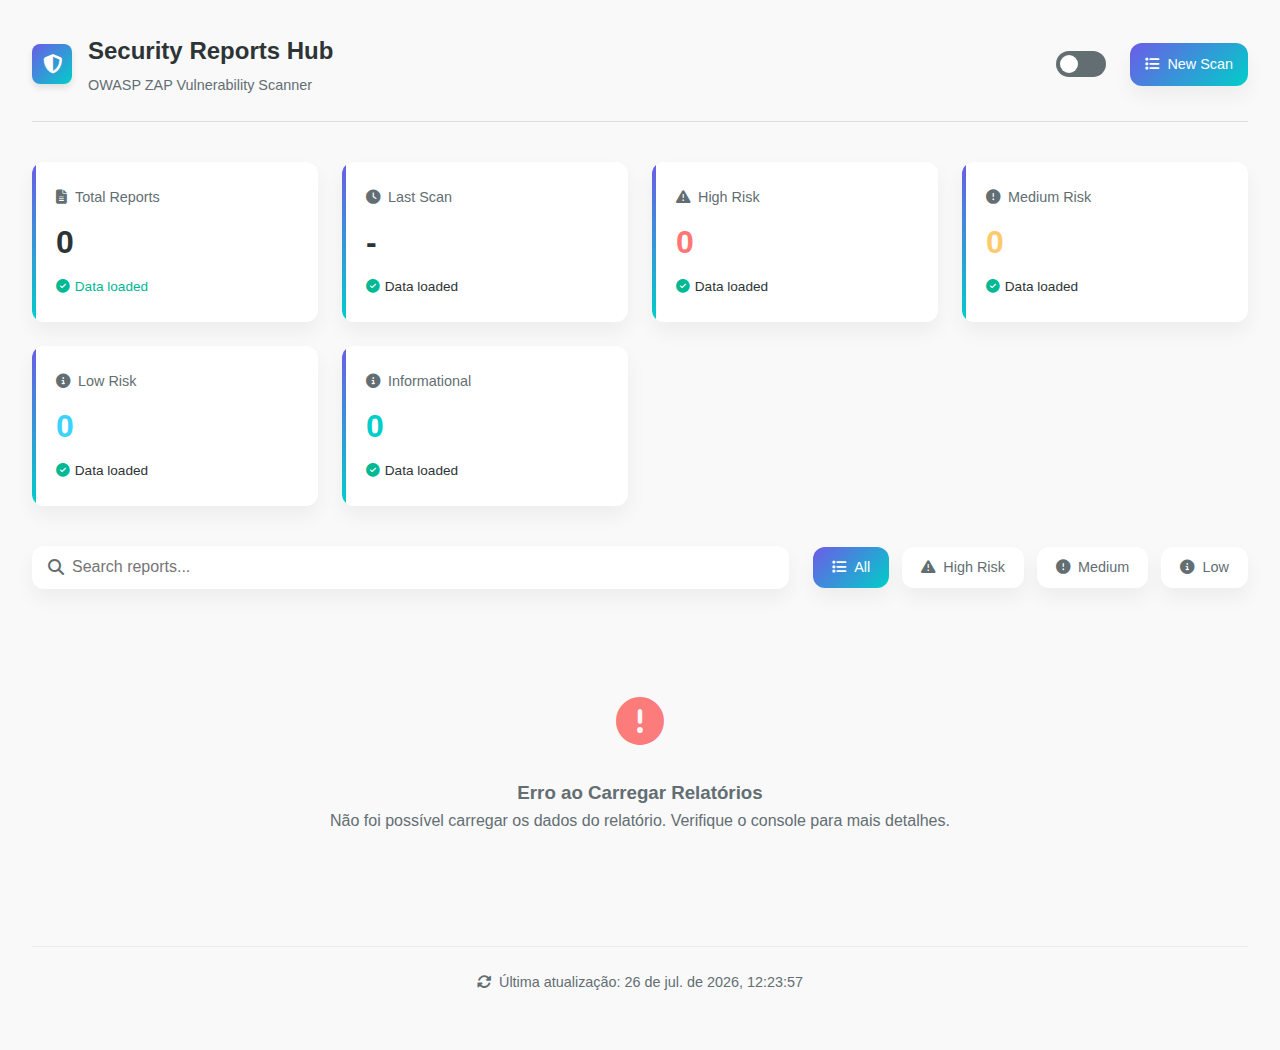
<file: web-html/dashboard.html>
<!DOCTYPE html>
<html lang="pt-BR">

<head>
    <meta charset="UTF-8">
    <meta name="viewport" content="width=device-width, initial-scale=1.0">
    <title>OWASP ZAP | Hub Reports</title>
    <link rel="stylesheet" href="https://cdnjs.cloudflare.com/ajax/libs/font-awesome/6.4.0/css/all.min.css">
    <link rel="shortcut icon" href="image/favicon.ico" type="image/x-icon">
    <link rel="stylesheet" href="https://cdn.jsdelivr.net/npm/bootstrap-icons@1.13.1/font/bootstrap-icons.min.css">
    <style>
        :root {
            --primary: #6c5ce7;
            --primary-dark: #5649c0;
            --secondary: #00cec9;
            --danger: #ff7675;
            --warning: #fdcb6e;
            --success: #00b894;
            --dark: #2d3436;
            --light: #f5f6fa;
            --gray: #636e72;
            --card-bg: #ffffff;
            --bg-color: #f9f9f9;
            --border-radius: 12px;
            --box-shadow: 0 10px 20px rgba(0, 0, 0, 0.05);
            --transition: all 0.3s cubic-bezier(0.25, 0.8, 0.25, 1);
            --basic: #3bd2fc;
        }

        [data-theme="dark"] {
            --primary: #a29bfe;
            --primary-dark: #847bd6;
            --secondary: #55efc4;
            --danger: #ff7675;
            --warning: #ffeaa7;
            --success: #00b894;
            --dark: #dfe6e9;
            --light: #2d3436;
            --gray: #b2bec3;
            --card-bg: #1e272e;
            --bg-color: #12181b;
            --box-shadow: 0 10px 20px rgba(0, 0, 0, 0.2);
        }

        * {
            margin: 0;
            padding: 0;
            box-sizing: border-box;
        }

        body {
            font-family: 'Inter', -apple-system, BlinkMacSystemFont, sans-serif;
            background-color: var(--bg-color);
            color: var(--dark);
            line-height: 1.6;
            transition: var(--transition);
        }

        @supports (font-variation-settings: normal) {
            body {
                font-family: 'Inter var', -apple-system, BlinkMacSystemFont, sans-serif;
            }
        }

        .container {
            max-width: 1400px;
            margin: 0 auto;
            padding: 2rem;
        }

        /* Header Styles */
        header {
            display: flex;
            justify-content: space-between;
            align-items: center;
            margin-bottom: 2.5rem;
            padding-bottom: 1.5rem;
            border-bottom: 1px solid rgba(0, 0, 0, 0.1);
        }

        [data-theme="dark"] header {
            border-bottom: 1px solid rgba(255, 255, 255, 0.1);
        }

        .logo {
            display: flex;
            align-items: center;
            gap: 1rem;
        }

        .logo-icon {
            width: 40px;
            height: 40px;
            background: linear-gradient(135deg, var(--primary), var(--secondary));
            border-radius: 8px;
            display: flex;
            align-items: center;
            justify-content: center;
            color: white;
            font-size: 1.2rem;
            box-shadow: 0 4px 6px rgba(0, 0, 0, 0.1);
        }

        .logo-text h1 {
            font-size: 1.5rem;
            font-weight: 700;
            color: var(--dark);
            margin-bottom: 0.2rem;
        }

        .logo-text p {
            font-size: 0.9rem;
            color: var(--gray);
            font-weight: 400;
        }

        .header-actions {
            display: flex;
            align-items: center;
            gap: 1.5rem;
        }

        .nav-btn {
            padding: 10px 15px;
            border: none;
            border-radius: var(--border-radius);
            background: linear-gradient(135deg, var(--primary), var(--secondary));
            color: white;
            font-size: 0.9rem;
            font-weight: 500;
            cursor: pointer;
            transition: var(--transition);
            display: flex;
            align-items: center;
            gap: 0.5rem;
            box-shadow: var(--box-shadow);
            text-decoration: none;
        }

        .nav-btn:hover {
            transform: translateY(-2px);
        }

        /* Theme Toggle */
        .theme-toggle {
            position: relative;
            width: 50px;
            height: 26px;
        }

        .theme-toggle input {
            opacity: 0;
            width: 0;
            height: 0;
        }

        .toggle-slider {
            position: absolute;
            cursor: pointer;
            top: 0;
            left: 0;
            right: 0;
            bottom: 0;
            background-color: var(--gray);
            transition: .4s;
            border-radius: 34px;
        }

        .toggle-slider:before {
            position: absolute;
            content: "";
            height: 18px;
            width: 18px;
            left: 4px;
            bottom: 4px;
            background-color: white;
            transition: .4s;
            border-radius: 50%;
        }

        input:checked+.toggle-slider {
            background: linear-gradient(135deg, var(--primary), var(--secondary));
        }

        input:checked+.toggle-slider:before {
            transform: translateX(24px);
        }

        /* Stats Dashboard */
        .stats-grid {
            display: grid;
            grid-template-columns: repeat(auto-fit, minmax(240px, 1fr));
            gap: 1.5rem;
            margin-bottom: 2.5rem;
        }

        .stat-card {
            background-color: var(--card-bg);
            border-radius: var(--border-radius);
            padding: 1.5rem;
            box-shadow: var(--box-shadow);
            transition: var(--transition);
            position: relative;
            overflow: hidden;
        }

        .stat-card:hover {
            transform: translateY(-5px);
            box-shadow: 0 15px 30px rgba(0, 0, 0, 0.1);
        }

        [data-theme="dark"] .stat-card:hover {
            box-shadow: 0 15px 30px rgba(0, 0, 0, 0.3);
        }

        .stat-card::after {
            content: '';
            position: absolute;
            top: 0;
            left: 0;
            width: 4px;
            height: 100%;
            background: linear-gradient(to bottom, var(--primary), var(--secondary));
        }

        .stat-title {
            font-size: 0.9rem;
            color: var(--gray);
            margin-bottom: 0.5rem;
            display: flex;
            align-items: center;
            gap: 0.5rem;
        }

        .stat-value {
            font-size: 2rem;
            font-weight: 700;
            color: var(--dark);
            margin-bottom: 0.5rem;
        }

        .stat-change {
            font-size: 0.85rem;
            display: flex;
            align-items: center;
            gap: 0.3rem;
        }

        .positive {
            color: var(--success);
        }

        .negative {
            color: var(--danger);
        }

        /* Search and Filters */
        .search-section {
            display: flex;
            justify-content: space-between;
            align-items: center;
            margin-bottom: 2rem;
            gap: 1.5rem;
            flex-wrap: wrap;
        }

        .search-bar {
            flex: 1;
            min-width: 300px;
            position: relative;
        }

        .search-bar input {
            width: 100%;
            padding: 0.8rem 1rem 0.8rem 2.5rem;
            border: none;
            border-radius: var(--border-radius);
            background-color: var(--card-bg);
            color: var(--dark);
            font-size: 1rem;
            box-shadow: var(--box-shadow);
            transition: var(--transition);
        }

        .search-bar input:focus {
            outline: none;
            box-shadow: 0 5px 15px rgba(0, 0, 0, 0.1);
        }

        .search-icon {
            position: absolute;
            left: 1rem;
            top: 50%;
            transform: translateY(-50%);
            color: var(--gray);
        }

        .filter-buttons {
            display: flex;
            gap: 0.8rem;
        }

        .filter-btn {
            padding: 0.8rem 1.2rem;
            border: none;
            border-radius: var(--border-radius);
            background-color: var(--card-bg);
            color: var(--gray);
            font-size: 0.9rem;
            font-weight: 500;
            cursor: pointer;
            transition: var(--transition);
            display: flex;
            align-items: center;
            gap: 0.5rem;
            box-shadow: var(--box-shadow);
        }

        .filter-btn.active {
            background: linear-gradient(135deg, var(--primary), var(--secondary));
            color: white;
        }

        .filter-btn:hover {
            transform: translateY(-2px);
        }

        /* Reports Grid */
        .reports-grid {
            display: grid;
            grid-template-columns: repeat(auto-fill, minmax(320px, 1fr));
            gap: 1.5rem;
            margin-bottom: 3rem;
        }

        .report-card {
            background-color: var(--card-bg);
            border-radius: var(--border-radius);
            overflow: hidden;
            box-shadow: var(--box-shadow);
            transition: var(--transition);
            display: flex;
            flex-direction: column;
        }

        .report-card:hover {
            transform: translateY(-5px);
            box-shadow: 0 15px 30px rgba(0, 0, 0, 0.1);
        }

        [data-theme="dark"] .report-card:hover {
            box-shadow: 0 15px 30px rgba(0, 0, 0, 0.3);
        }

        .report-header {
            padding: 1.5rem;
            border-bottom: 1px solid rgba(0, 0, 0, 0.05);
            position: relative;
        }

        [data-theme="dark"] .report-header {
            border-bottom: 1px solid rgba(255, 255, 255, 0.05);
        }

        .report-title {
            font-size: 1.1rem;
            font-weight: 600;
            color: var(--dark);
            margin-bottom: 0.5rem;
            display: -webkit-box;
            -webkit-line-clamp: 2;
            -webkit-box-orient: vertical;
            overflow: hidden;
        }

        .report-meta {
            display: flex;
            align-items: center;
            gap: 1rem;
            font-size: 0.85rem;
            color: var(--gray);
            margin-bottom: 0.5rem;
        }

        .report-date {
            display: flex;
            align-items: center;
            gap: 0.3rem;
        }

        .report-target {
            display: flex;
            align-items: center;
            gap: 0.3rem;
            padding: 0.2rem 0.5rem;
            background-color: rgba(0, 0, 0, 0.05);
            border-radius: 4px;
        }

        [data-theme="dark"] .report-target {
            background-color: rgba(255, 255, 255, 0.05);
        }

        #high-risk {
            color: var(--danger);
        }

        #medium-risk {
            color: var(--warning);
        }

        #low-risk {
            color: var(--basic);
        }

        #info-risk {
            color: var(--secondary);
        }

        .report-risks {
            display: flex;
            gap: 1rem;
            margin-top: 0.8rem;
            flex-wrap: wrap;
        }

        .risk-badge {
            display: flex;
            align-items: center;
            gap: 0.3rem;
            font-size: 0.8rem;
            padding: 0.3rem 0.6rem;
            border-radius: 20px;
            font-weight: 500;
        }

        .risk-high {
            background-color: rgba(255, 118, 117, 0.1);
            color: var(--danger);
        }

        .risk-medium {
            background-color: rgba(253, 203, 110, 0.1);
            color: var(--warning);
        }

        .risk-low {
            background-color: rgba(0, 184, 148, 0.1);
            color: var(--success);
        }

        .risk-info {
            background-color: rgba(0, 206, 201, 0.1);
            color: var(--secondary);
        }

        .report-body {
            padding: 1.5rem;
            flex-grow: 1;
            display: flex;
            flex-direction: column;
        }

        .report-desc {
            color: var(--gray);
            font-size: 0.9rem;
            margin-bottom: 1.5rem;
            display: -webkit-box;
            -webkit-line-clamp: 3;
            -webkit-box-orient: vertical;
            overflow: hidden;
        }

        .report-footer {
            display: flex;
            justify-content: space-between;
            align-items: center;
            margin-top: auto;
        }

        .report-btn {
            padding: 0.6rem 1.2rem;
            background: linear-gradient(135deg, var(--primary), var(--secondary));
            color: white;
            border: none;
            border-radius: 6px;
            font-size: 0.9rem;
            font-weight: 500;
            cursor: pointer;
            transition: var(--transition);
            display: flex;
            align-items: center;
            gap: 0.5rem;
            text-decoration: none;
        }

        .report-btn:hover {
            transform: translateY(-2px);
            box-shadow: 0 5px 15px rgba(108, 92, 231, 0.3);
        }

        .report-actions {
            display: flex;
            gap: 0.5rem;
        }

        .action-btn {
            width: 32px;
            height: 32px;
            border-radius: 50%;
            background-color: rgba(0, 0, 0, 0.05);
            border: none;
            color: var(--gray);
            cursor: pointer;
            transition: var(--transition);
            display: flex;
            align-items: center;
            justify-content: center;
        }

        #btn-delete {
            background-color: #000000/50;
            color: var(--gray);
        }
        #btn-delete:hover {
            background-color: var(--danger);
            background-color: #ff2b2b;
            color: white;
        }

        [data-theme="dark"] .action-btn {
            background-color: rgba(255, 255, 255, 0.05);
        }

        .action-btn:hover {
            background-color: rgba(0, 0, 0, 0.1);
            color: var(--dark);
        }

        [data-theme="dark"] .action-btn:hover {
            background-color: rgba(255, 255, 255, 0.1);
        }

        /* Footer */
        .footer {
            text-align: center;
            padding: 1.5rem;
            color: var(--gray);
            font-size: 0.9rem;
            border-top: 1px solid rgba(0, 0, 0, 0.05);
        }

        [data-theme="dark"] .footer {
            border-top: 1px solid rgba(255, 255, 255, 0.05);
        }

        .update-time {
            display: flex;
            align-items: center;
            justify-content: center;
            gap: 0.5rem;
        }

        /* Empty State */
        .empty-state {
            grid-column: 1 / -1;
            text-align: center;
            padding: 4rem 2rem;
            color: var(--gray);
        }

        .empty-icon {
            font-size: 3rem;
            margin-bottom: 1rem;
            color: var(--gray);
            opacity: 0.5;
        }

        /* Responsive Adjustments */
        @media (max-width: 768px) {
            .container {
                padding: 1.5rem;
            }

            header {
                flex-direction: column;
                align-items: flex-start;
                gap: 1.5rem;
            }

            .header-actions {
                width: 100%;
                justify-content: space-between;
            }

            .search-section {
                flex-direction: column;
                align-items: stretch;
            }

            .search-bar {
                min-width: 100%;
            }

            .filter-buttons {
                overflow-x: auto;
                padding-bottom: 0.5rem;
            }
        }

        /* Animations */
        @keyframes fadeIn {
            from {
                opacity: 0;
                transform: translateY(10px);
            }

            to {
                opacity: 1;
                transform: translateY(0);
            }
        }

        .report-card {
            animation: fadeIn 0.5s ease forwards;
            opacity: 0;
        }

        .report-card:nth-child(1) {
            animation-delay: 0.1s;
        }

        .report-card:nth-child(2) {
            animation-delay: 0.2s;
        }

        .report-card:nth-child(3) {
            animation-delay: 0.3s;
        }

        .report-card:nth-child(4) {
            animation-delay: 0.4s;
        }

        .report-card:nth-child(5) {
            animation-delay: 0.5s;
        }

        .report-card:nth-child(6) {
            animation-delay: 0.6s;
        }
    </style>
</head>

<body>
    <div class="container">
        <header>
            <div class="logo">
                <div class="logo-icon">
                    <i class="fas fa-shield-alt"></i>
                </div>
                <div class="logo-text">
                    <h1>Security Reports Hub</h1>
                    <p>OWASP ZAP Vulnerability Scanner</p>
                </div>
            </div>
            <div class="header-actions">
                <div class="theme-toggle">
                    <input type="checkbox" id="theme-switch">
                    <label class="toggle-slider" for="theme-switch"></label>
                </div>
                <a href="index.html" class="nav-btn" data-filter="all">
                    <i class="fas fa-list"></i>
                    New Scan
                </a>
            </div>
        </header>

        <div class="stats-grid">
            <div class="stat-card">
                <div class="stat-title">
                    <i class="fas fa-file-alt"></i>
                    Total Reports
                </div>
                <div class="stat-value" id="total-reports">0</div>
                <div class="stat-change positive">
                    <i class="fas fa-sync-alt"></i>
                    <span>Loading data...</span>
                </div>
            </div>
            <div class="stat-card">
                <div class="stat-title">
                    <i class="fas fa-clock"></i>
                    Last Scan
                </div>
                <div class="stat-value" id="last-scan">-</div>
                <div class="stat-change">
                    <i class="fas fa-sync-alt"></i>
                    <span>Auto-refresh enabled</span>
                </div>
            </div>
            <div class="stat-card">
                <div class="stat-title">
                    <i class="fas fa-exclamation-triangle"></i>
                    High Risk
                </div>
                <div class="stat-value" id="high-risk">0</div>
                <div class="stat-change">
                    <i class="fas fa-sync-alt"></i>
                    <span>Loading...</span>
                </div>
            </div>
            <div class="stat-card">
                <div class="stat-title">
                    <i class="fas fa-exclamation-circle"></i>
                    Medium Risk
                </div>
                <div class="stat-value" id="medium-risk">0</div>
                <div class="stat-change">
                    <i class="fas fa-sync-alt"></i>
                    <span>Loading...</span>
                </div>
            </div>
            <div class="stat-card">
                <div class="stat-title">
                    <i class="fas fa-info-circle"></i>
                    Low Risk
                </div>
                <div class="stat-value" id="low-risk">0</div>
                <div class="stat-change">
                    <i class="fas fa-sync-alt"></i>
                    <span>Loading...</span>
                </div>
            </div>
            <div class="stat-card">
                <div class="stat-title">
                    <i class="fas fa-info-circle"></i>
                    Informational
                </div>
                <div class="stat-value" id="info-risk">0</div>
                <div class="stat-change">
                    <i class="fas fa-sync-alt"></i>
                    <span>Loading...</span>
                </div>
            </div>
        </div>

        <div class="search-section">
            <div class="search-bar">
                <i class="fas fa-search search-icon"></i>
                <input type="text" id="search-input" placeholder="Search reports...">
            </div>
            <div class="filter-buttons">
                <button class="filter-btn active" data-filter="all">
                    <i class="fas fa-list"></i>
                    All
                </button>
                <button class="filter-btn" data-filter="high">
                    <i class="fas fa-exclamation-triangle"></i>
                    High Risk
                </button>
                <button class="filter-btn" data-filter="medium">
                    <i class="fas fa-exclamation-circle"></i>
                    Medium
                </button>
                <button class="filter-btn" data-filter="low">
                    <i class="fas fa-info-circle"></i>
                    Low
                </button>
            </div>
        </div>

        <div class="reports-grid" id="reports-container">
            <!-- Reports will be dynamically inserted here -->
            <div class="empty-state">
                <div class="empty-icon">
                    <i class="fas fa-spinner fa-spin"></i>
                </div>
                <h3>Loading Reports...</h3>
                <p>Please wait while we load the security reports</p>
            </div>
        </div>

        <div class="footer">
            <div class="update-time">
                <i class="fas fa-sync-alt"></i>
                <span id="update-time">Last updated: -</span>
            </div>
        </div>
    </div>

    <script>
        // Vamos remover o hardcode e carregar os dados dinamicamente
        let reportsData = []; // Inicialize como um array vazio, será preenchido após o fetch

        const themeToggle = document.getElementById('theme-switch');
        const currentTheme = localStorage.getItem('theme');

        if (currentTheme === 'dark') {
            document.documentElement.setAttribute('data-theme', 'dark');
            themeToggle.checked = true;
        }

        themeToggle.addEventListener('change', function () {
            if (this.checked) {
                document.documentElement.setAttribute('data-theme', 'dark');
                localStorage.setItem('theme', 'dark');
            } else {
                document.documentElement.setAttribute('data-theme', 'light');
                localStorage.setItem('theme', 'light');
            }
        });

        function formatDate(dateString) {
            const options = {
                day: '2-digit',
                month: 'short',
                year: 'numeric',
                hour: '2-digit',
                minute: '2-digit',
                hour12: false
            };
            const date = new Date(dateString);
            return date.toLocaleDateString('pt-BR', options);
        }

        function timeAgo(dateString) {
            const date = new Date(dateString);
            date.setHours(date.getHours() - 3);
            const now = new Date();
            const seconds = Math.floor((now - date) / 1000);

            let interval = Math.floor(seconds / 31536000);
            if (interval >= 1) return `${interval} year${interval === 1 ? '' : 's'} ago`;

            interval = Math.floor(seconds / 2592000);
            if (interval >= 1) return `${interval} month${interval === 1 ? '' : 's'} ago`;

            interval = Math.floor(seconds / 86400);
            if (interval >= 1) return `${interval} day${interval === 1 ? '' : 's'} ago`;

            interval = Math.floor(seconds / 3600);
            if (interval >= 1) return `${interval} hour${interval === 1 ? '' : 's'} ago`;

            interval = Math.floor(seconds / 60);
            if (interval >= 1) return `${interval} minute${interval === 1 ? '' : 's'} ago`;

            return `${Math.floor(seconds)} second${seconds === 1 ? '' : 's'} ago`;
        }

        function loadReports() {
            const container = document.getElementById('reports-container');

            if (!reportsData || reportsData.length === 0) { // Verifica se reportsData está vazio ou não definido
                container.innerHTML = `
                <div class="empty-state">
                    <div class="empty-icon">
                        <i class="far fa-folder-open"></i>
                    </div>
                    <h3>No Reports Found</h3>
                    <p>Run a new scan to generate security reports</p>
                </div>
            `;
                return;
            }

            container.innerHTML = ''; // Limpa o conteúdo antes de adicionar novos cards

            reportsData.forEach((report, index) => {
                const card = document.createElement('div');
                card.className = 'report-card';
                card.style.animationDelay = `${0.1 * index}s`;

                const domain = report.url_executado.replace(/^https?:\/\/(www\.)?/, '').split('/')[0];

                card.innerHTML = `
                <div class="report-header">
                    <h3 class="report-title">Security Scan - ${domain}</h3>
                    <div class="report-meta">
                        <span class="report-date">
                            <i class="far fa-calendar-alt"></i>
                            ${formatDate(report.data_execucao)}
                        </span>
                        <span class="report-target">
                            <i class="fas fa-globe"></i>
                            ${domain}
                        </span>
                    </div>
                    <div class="report-risks">
                        ${report.quantidade_riscos.alto > 0 ? `
                        <span class="risk-badge risk-high">
                            <i class="fas fa-exclamation-triangle"></i>
                            ${report.quantidade_riscos.alto} Alto
                        </span>
                        ` : ''}
                        ${report.quantidade_riscos.medio > 0 ? `
                        <span class="risk-badge risk-medium">
                            <i class="fas fa-exclamation-circle"></i>
                            ${report.quantidade_riscos.medio} Médio
                        </span>
                        ` : ''}
                        ${report.quantidade_riscos.baixo > 0 ? `
                        <span class="risk-badge risk-low">
                            <i class="fas fa-info-circle"></i>
                            ${report.quantidade_riscos.baixo} Baixo
                        </span>
                        ` : ''}
                        ${report.quantidade_riscos.informativo > 0 ? `
                        <span class="risk-badge risk-info">
                            <i class="fas fa-info-circle"></i>
                            ${report.quantidade_riscos.informativo} Informativo
                        </span>
                        ` : ''}
                    </div>
                </div>
                <div class="report-body">
                    <p class="report-desc">
                        Relatório de segurança gerado pelo OWASP ZAP para ${domain}.
                        Total de vulnerabilidades encontradas: ${report.quantidade_riscos.total}.
                    </p>
                    <div class="report-footer">
                        <a href="${report.caminho_html}" class="report-btn" target="_blank">
                            <i class="fas fa-eye"></i>
                            Ver Relatório
                        </a>
                        <div class="report-actions">
                            <button class="action-btn" title="Download" onclick="downloadReport('${report.caminho_html}')">
                                <i class="fas fa-download"></i>
                            </button>
                            <button class="action-btn" title="Share" onclick="shareReport('${domain}')">
                                <i class="fas fa-share-alt"></i>
                            </button>
                            <button id="btn-delete" class="action-btn bg-red-600" title="Delete" onclick="deleteReport('${report.url_executado}')" data-url="${report.url_executado}">
                                <i class="fas fa-trash-alt"></i>
                            </button>
                        </div>
                    </div>
                </div>
            `;

                container.appendChild(card);
            });

            // Não chame updateStats() aqui, pois ele será chamado após o fetch completo
            // updateStats(); // Removido daqui
        }

        function updateStats() {
            document.getElementById('total-reports').textContent = reportsData.length;

            if (reportsData.length > 0) {
                const lastScan = reportsData.reduce((latest, report) => {
                    const reportDate = new Date(report.data_execucao);
                    return reportDate > latest ? reportDate : latest;
                }, new Date(0));

                document.getElementById('last-scan').textContent = timeAgo(lastScan);
            }

            const totalHigh = reportsData.reduce((sum, report) => sum + report.quantidade_riscos.alto, 0);
            const totalMedium = reportsData.reduce((sum, report) => sum + report.quantidade_riscos.medio, 0);
            const totalLow = reportsData.reduce((sum, report) => sum + report.quantidade_riscos.baixo, 0);
            const totalInfo = reportsData.reduce((sum, report) => sum + report.quantidade_riscos.informativo, 0);

            document.getElementById('high-risk').textContent = totalHigh;
            document.getElementById('medium-risk').textContent = totalMedium;
            document.getElementById('low-risk').textContent = totalLow;
            document.getElementById('info-risk').textContent = totalInfo;

            document.querySelectorAll('.stat-change').forEach(el => {
                el.innerHTML = '<i class="fas fa-check-circle positive"></i><span>Data loaded</span>';
            });
        }

        function downloadReport(path) {
            console.log(`Downloading report: ${path}`);
            // Implementar lógica de download real aqui, talvez usando um link oculto
            window.open(path, '_blank'); // Abre em nova aba para download ou visualização
        }

        function shareReport(domain) {
            console.log(`Sharing report for: ${domain}`);
            alert(`Share functionality would be implemented here for ${domain}`);
        }

        function deleteReport(url) {
            if (!confirm(`Tem certeza que deseja excluir o relatório para ${url}?`)) {
                return;
            }

            document.querySelectorAll('#btn-delete').forEach(button => {
                button.addEventListener('click', function () {
                    const url = this.getAttribute('data-url');
                    deleteReport(url);
                });
            });

            fetch(`http://api:5000/del-reports/${encodeURIComponent(url)}`, {
                method: 'DELETE',
            })
                .then(response => {
                    if (!response.ok) {
                        return response.json().then(err => { throw new Error(err.message || 'Erro ao excluir relatório'); });
                    }
                    return response.json();
                })
                .then(data => {
                    showStatus(data.message, 'success');
                    loadReports(); // Recarrega a lista após exclusão
                })
                .catch(error => {
                    showStatus(error.message, 'error');
                    console.error('Erro:', error);
                });
        }

        function showStatus(message) {
            alert(message);
            window.location.reload();
        }

        const searchInput = document.getElementById('search-input');
        // Adicione um check para searchInput antes de adicionar o event listener
        if (searchInput) {
            searchInput.addEventListener('input', function () {
                const searchTerm = this.value.toLowerCase();
                const reportCards = document.querySelectorAll('.report-card');

                reportCards.forEach(card => {
                    const title = card.querySelector('.report-title').textContent.toLowerCase();
                    const target = card.querySelector('.report-target').textContent.toLowerCase();
                    const desc = card.querySelector('.report-desc').textContent.toLowerCase();

                    if (title.includes(searchTerm) || target.includes(searchTerm) || desc.includes(searchTerm)) {
                        card.style.display = 'flex';
                    } else {
                        card.style.display = 'none';
                    }
                });
            });
        }


        const filterButtons = document.querySelectorAll('.filter-btn');
        filterButtons.forEach(button => {
            button.addEventListener('click', function () {
                filterButtons.forEach(btn => btn.classList.remove('active'));
                this.classList.add('active');

                const filter = this.dataset.filter;
                const reportCards = document.querySelectorAll('.report-card');

                reportCards.forEach(card => {
                    if (filter === 'all') {
                        card.style.display = 'flex';
                        return;
                    }

                    const hasHigh = card.querySelector('.risk-high');
                    const hasMedium = card.querySelector('.risk-medium');
                    const hasLow = card.querySelector('.risk-low');

                    if (filter === 'high' && hasHigh) {
                        card.style.display = 'flex';
                    } else if (filter === 'medium' && hasMedium) {
                        card.style.display = 'flex';
                    } else if (filter === 'low' && hasLow) {
                        card.style.display = 'flex';
                    } else {
                        card.style.display = 'none';
                    }
                });
            });
        });

        function updateTimestamp() {
            const now = new Date();
            const options = {
                day: '2-digit',
                month: 'short',
                year: 'numeric',
                hour: '2-digit',
                minute: '2-digit',
                second: '2-digit',
                hour12: false
            };
            const formattedDate = now.toLocaleDateString('pt-BR', options);
            document.getElementById('update-time').textContent = `Última atualização: ${formattedDate}`;
        }

        updateTimestamp();
        updateStats();
        setInterval(updateTimestamp, 1000);

        // --- Nova lógica para carregar o JSON ---
        window.addEventListener('DOMContentLoaded', () => {
            const apiEndpoint = "https://owasp-api.crion.dev/reports"; // Certifique-se que este caminho está correto!

            fetch(apiEndpoint)
                .then(response => {
                    if (!response.ok) {
                        throw new Error(`Erro HTTP! Status: ${response.status}`);
                    }
                    return response.json();
                })
                .then(data => {
                    reportsData = data; // Atribui os dados carregados ao array reportsData
                    loadReports(); // Chama loadReports para exibir os dados
                    updateStats(); // Chama updateStats para atualizar as estatísticas
                })
                .catch(error => {
                    console.error('Erro ao carregar o arquivo JSON:', error);
                    // Exibe uma mensagem de erro na interface do usuário
                    const container = document.getElementById('reports-container');
                    container.innerHTML = `
                    <div class="empty-state">
                        <div class="empty-icon" style="color: #f00;">
                            <i class="fas fa-exclamation-circle"></i>
                        </div>
                        <h3>Erro ao Carregar Relatórios</h3>
                        <p>Não foi possível carregar os dados do relatório. Verifique o console para mais detalhes.</p>
                    </div>
                `;
                });
        });
    </script>
</body>

</html>
</file>
